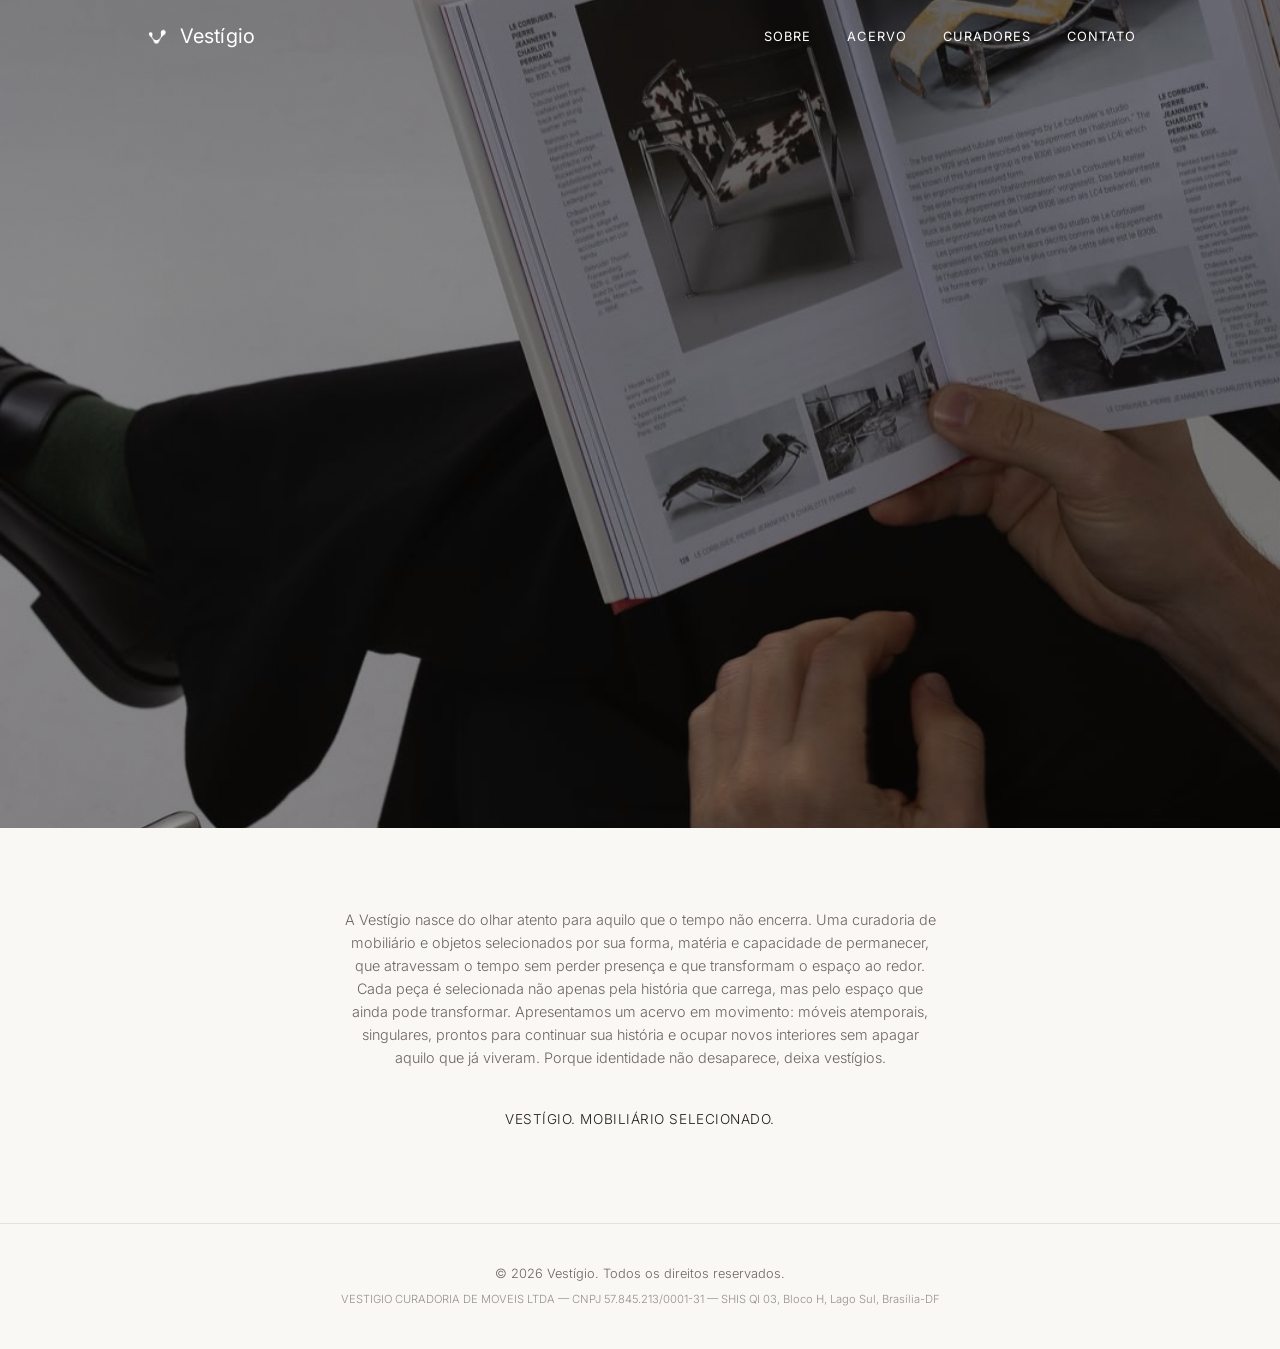
<file: index.html>
<!DOCTYPE html>
<html lang="pt-BR">
<head>
  <meta charset="UTF-8">
  <meta name="viewport" content="width=device-width, initial-scale=1.0">
  <title>Vestígio</title>
  <meta name="description" content="Vestígio — curadoria de mobiliário e objetos selecionados que atravessam o tempo. Porque identidade não desaparece, deixa vestígios.">
  <link rel="icon" href="logo.png" type="image/png">
  <link rel="preconnect" href="https://fonts.googleapis.com">
  <link rel="preconnect" href="https://fonts.gstatic.com" crossorigin>
  <link href="https://fonts.googleapis.com/css2?family=Inter:wght@300;400;500&display=swap" rel="stylesheet">
  <link rel="stylesheet" href="style.css">
</head>
<body>
  <header class="site-header site-header--overlay">
    <div class="container header-inner">
      <a href="index.html" class="logo">
        <img src="logo.png" alt="" class="logo-mark">
        Vestígio
      </a>
      <button class="menu-toggle" type="button" aria-label="Abrir menu" aria-expanded="false">
        <span></span><span></span><span></span>
      </button>
      <nav>
        <a href="index.html#sobre">Sobre</a>
        <a href="acervo.html">Acervo</a>
        <a href="curadores.html">Curadores</a>
        <a href="contato.html">Contato</a>
      </nav>
    </div>
  </header>

  <main>
    <section class="hero">
      <img class="hero-media" src="hero.jpg" alt="Vestígio">
      <div class="hero-overlay"></div>
    </section>

    <section id="sobre" class="section manifesto">
      <div class="container reveal">
        <p>
          A Vestígio nasce do olhar atento para aquilo que o tempo não encerra.
          Uma curadoria de mobiliário e objetos selecionados por sua forma,
          matéria e capacidade de permanecer, que atravessam o tempo sem
          perder presença e que transformam o espaço ao redor. Cada peça é
          selecionada não apenas pela história que carrega, mas pelo espaço
          que ainda pode transformar. Apresentamos um acervo em movimento:
          móveis atemporais, singulares, prontos para continuar sua história
          e ocupar novos interiores sem apagar aquilo que já viveram. Porque
          identidade não desaparece, deixa vestígios.
        </p>

        <p class="manifesto-signature">Vestígio. Mobiliário selecionado.</p>
      </div>
    </section>
  </main>

  <footer class="site-footer">
    <div class="container">
      <p>&copy; <span id="year"></span> Vestígio. Todos os direitos reservados.</p>
      <p class="site-footer-legal">VESTIGIO CURADORIA DE MOVEIS LTDA &mdash; CNPJ 57.845.213/0001-31 &mdash; SHIS QI 03, Bloco H, Lago Sul, Brasília-DF</p>
    </div>
  </footer>

  <script src="script.js"></script>
</body>
</html>
</file>
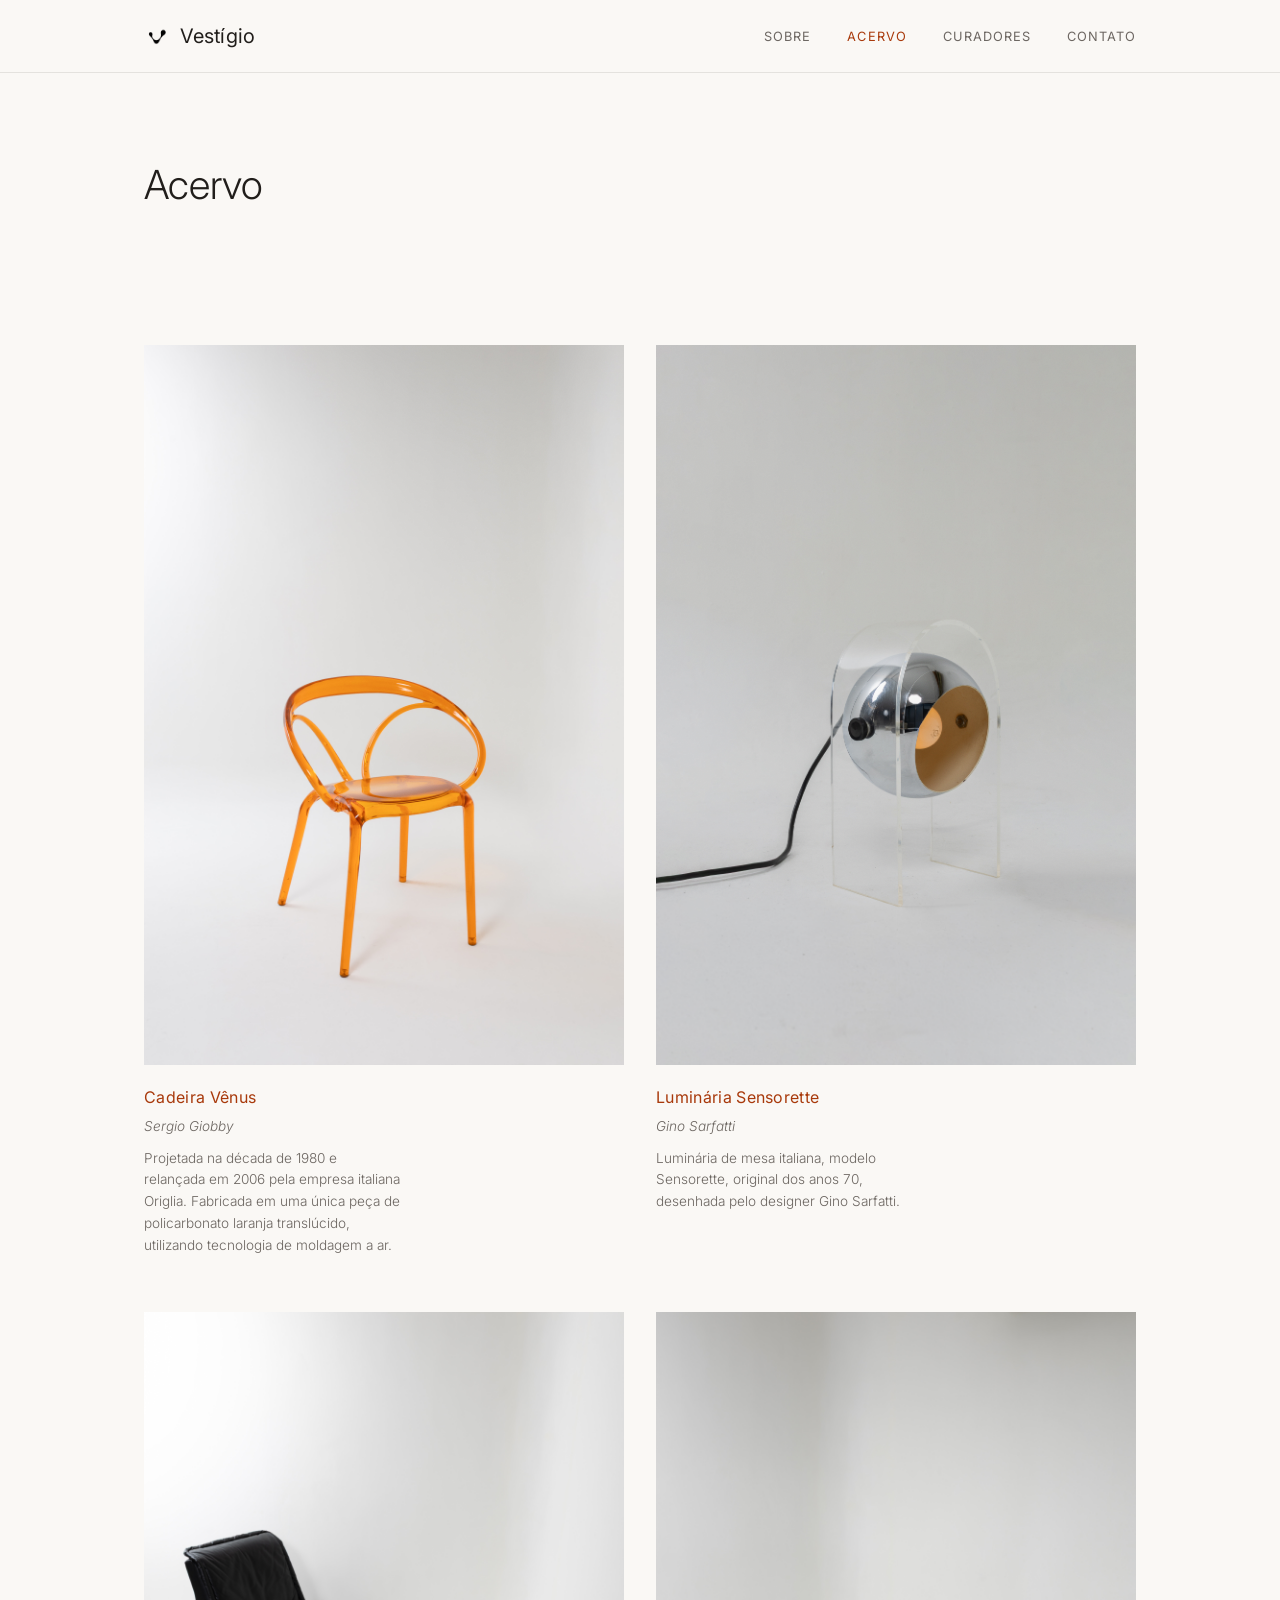
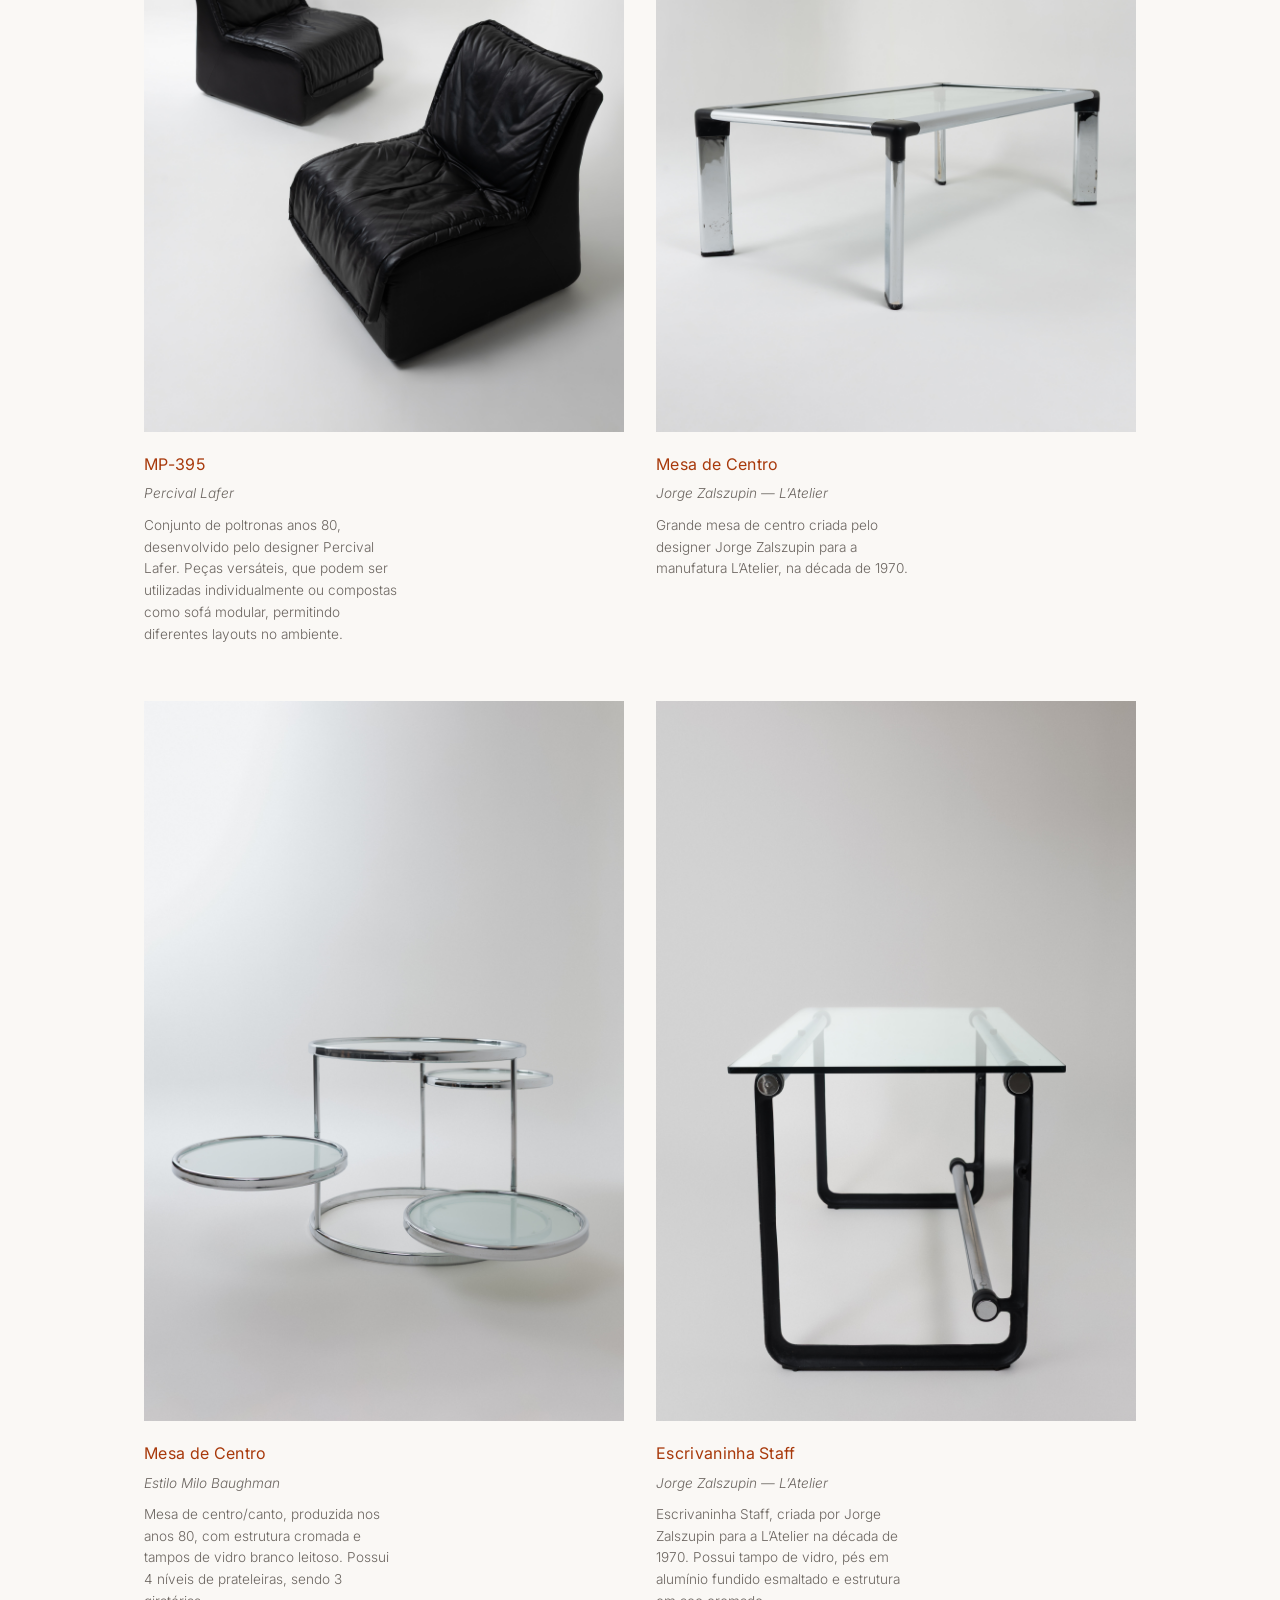
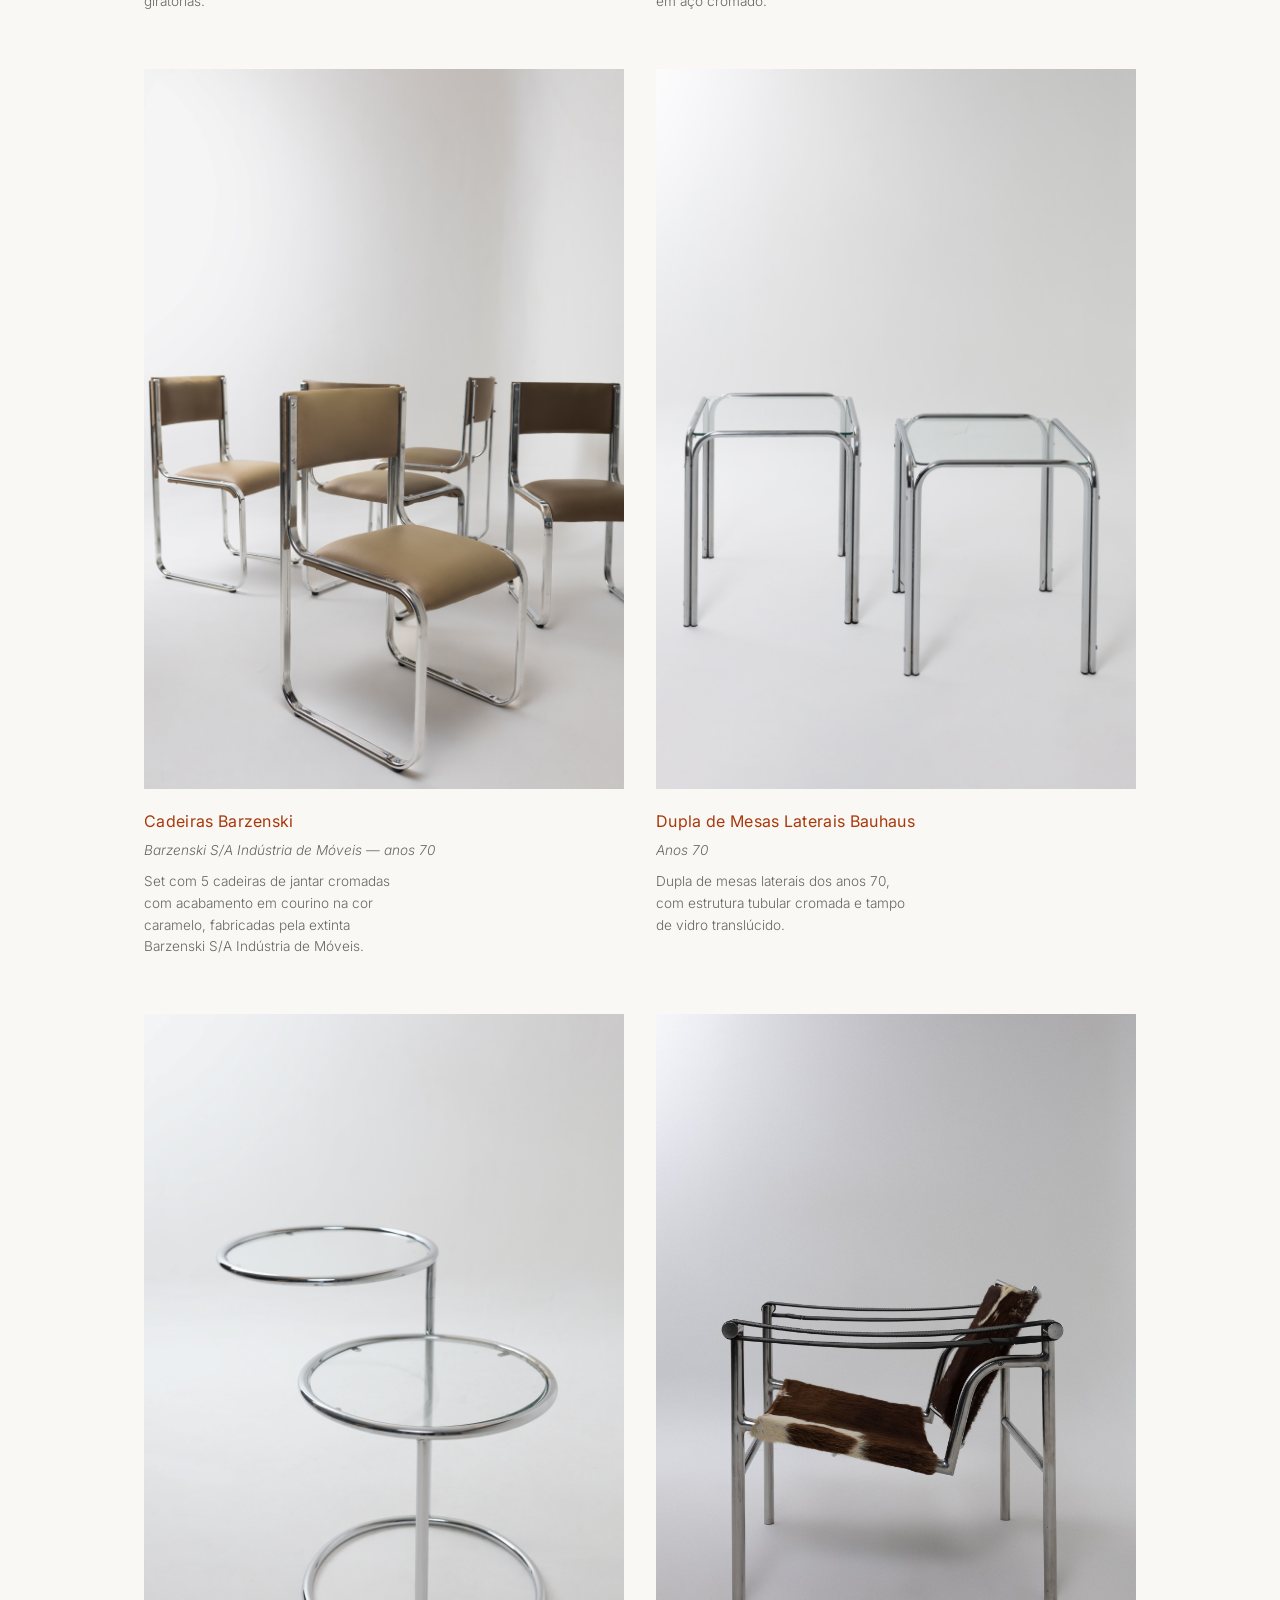
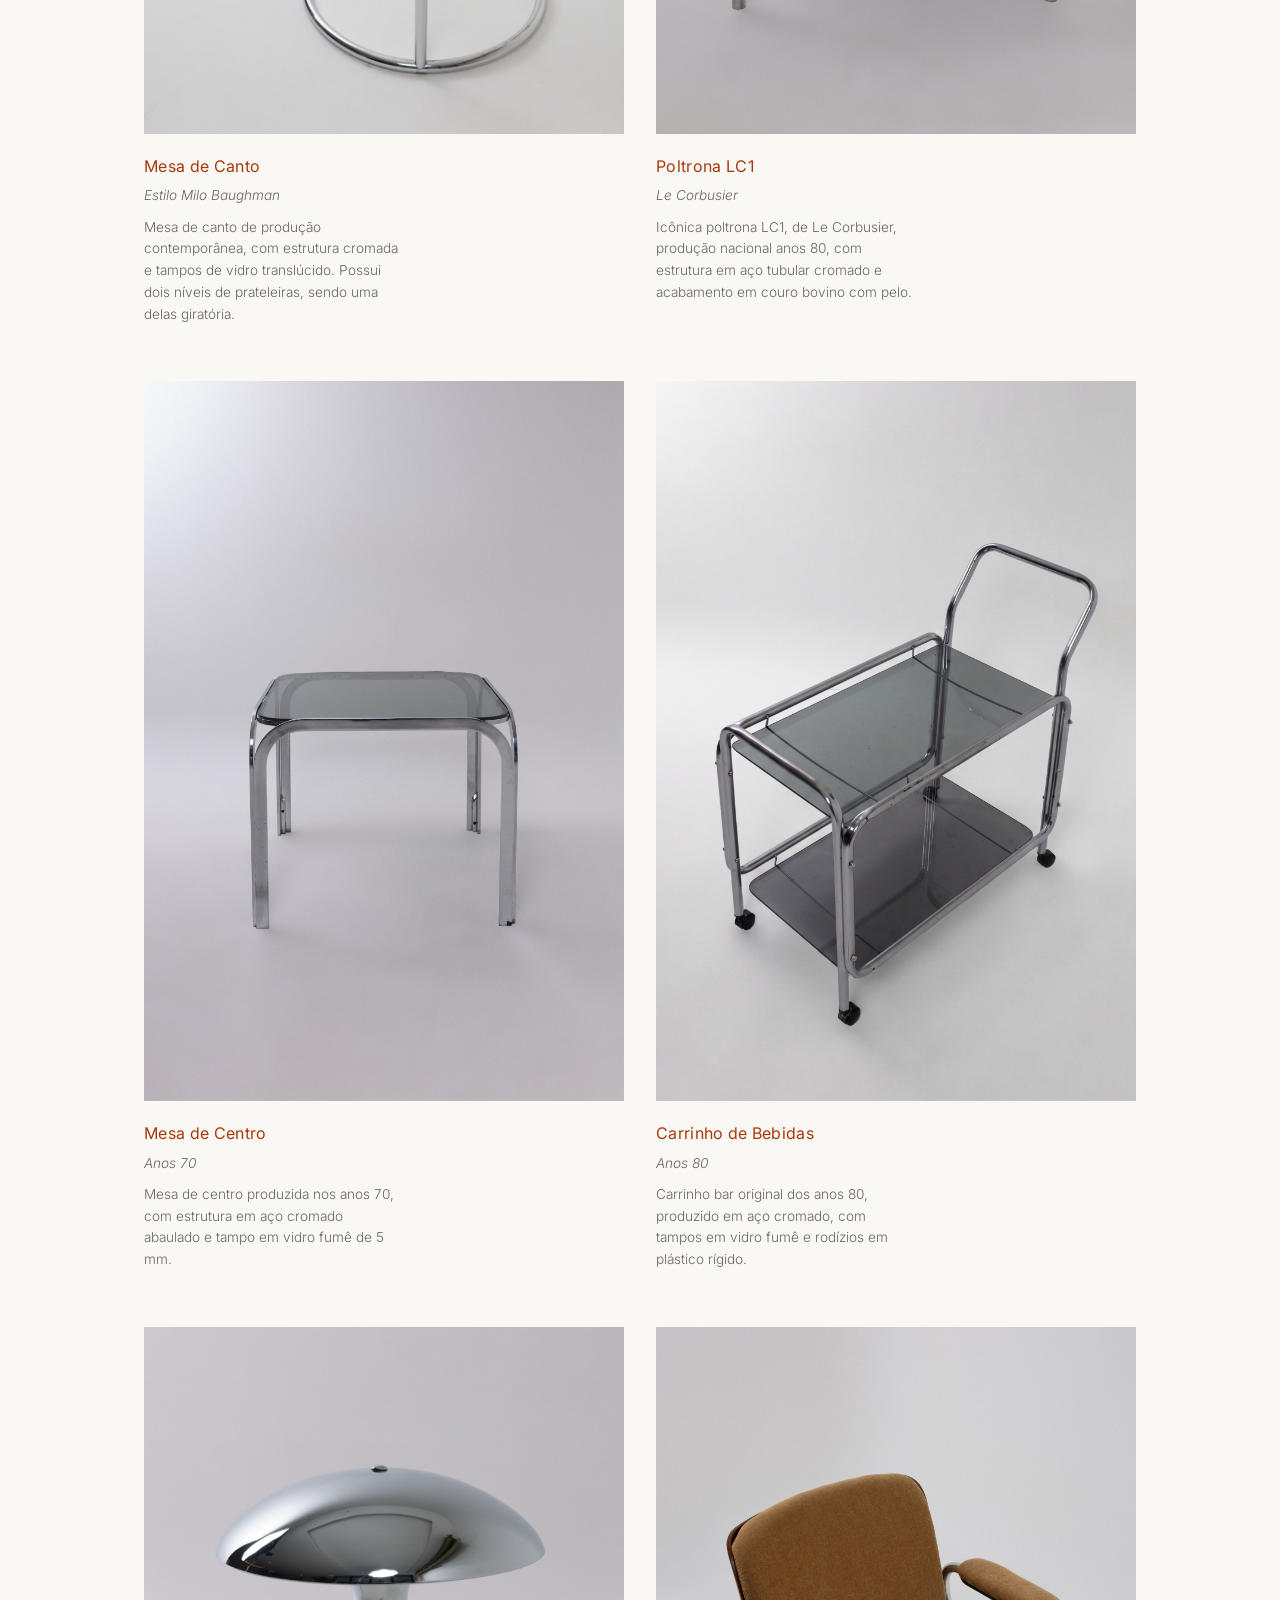
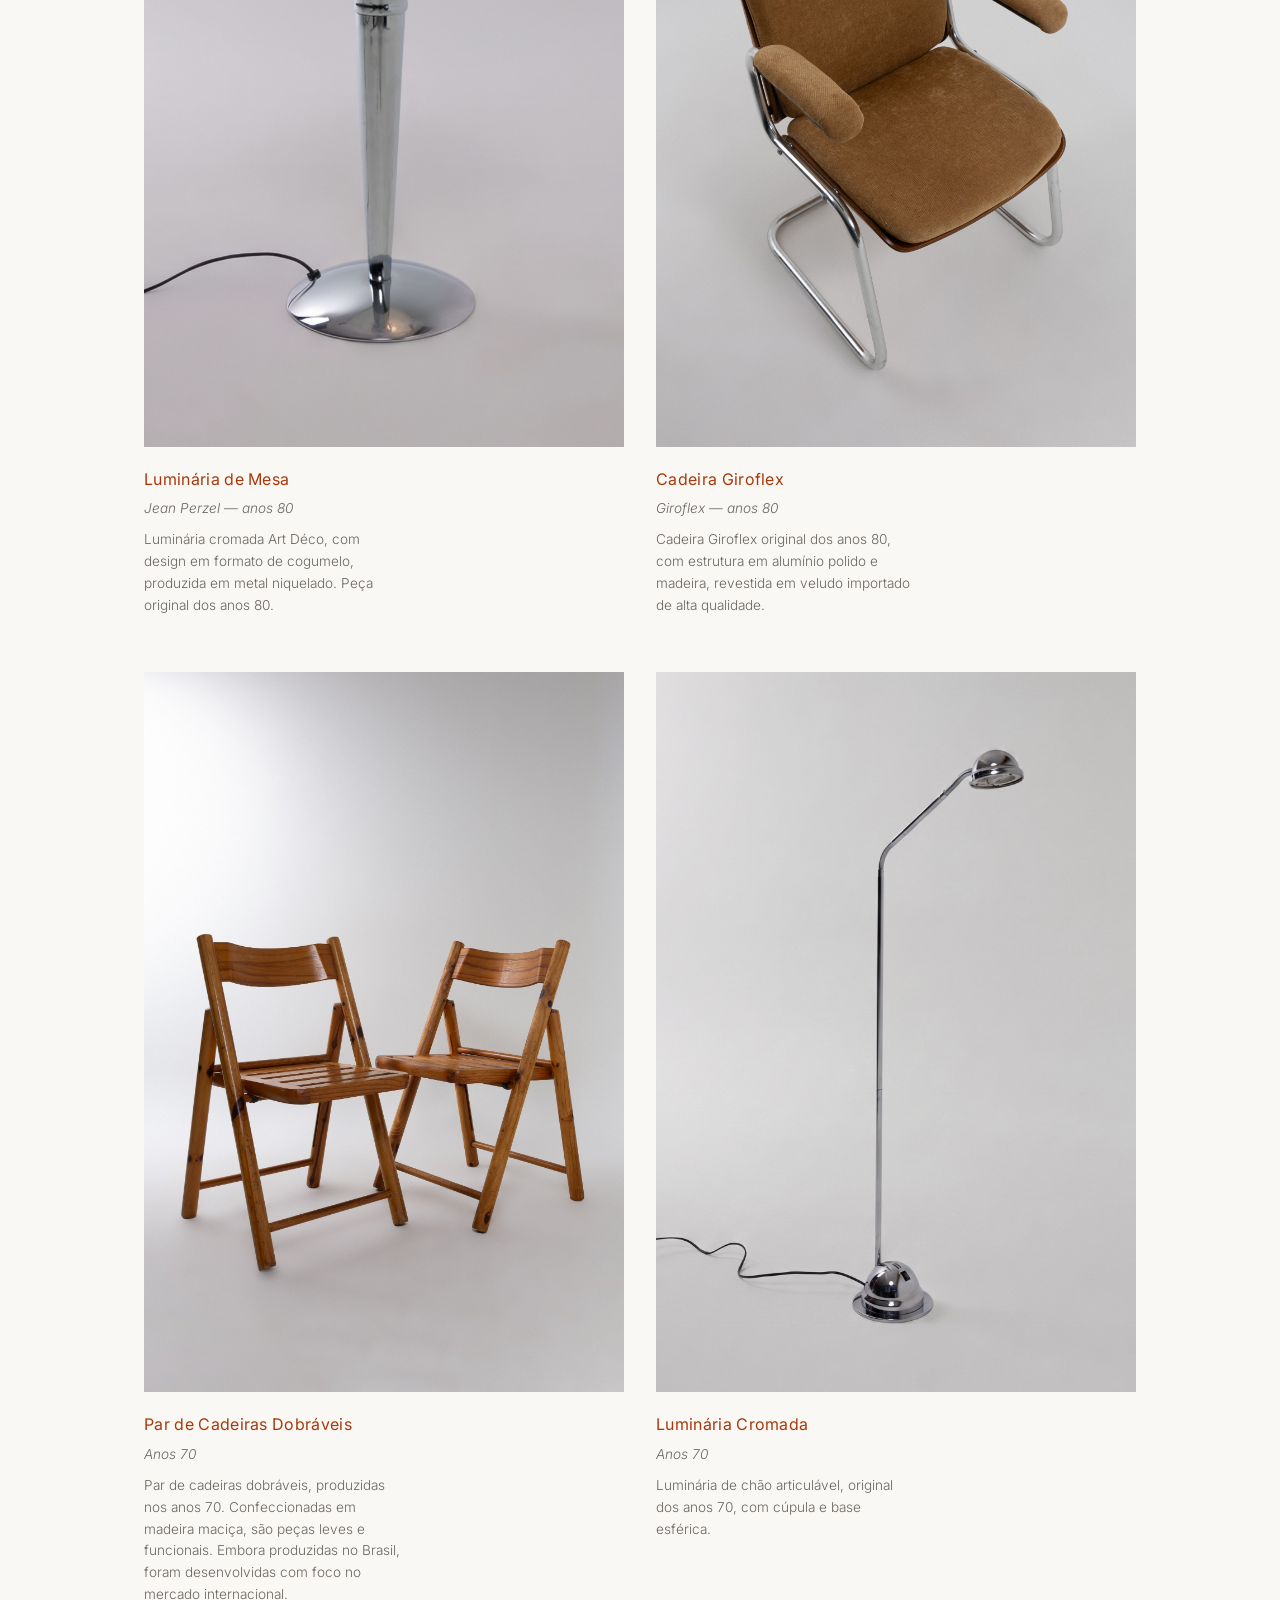
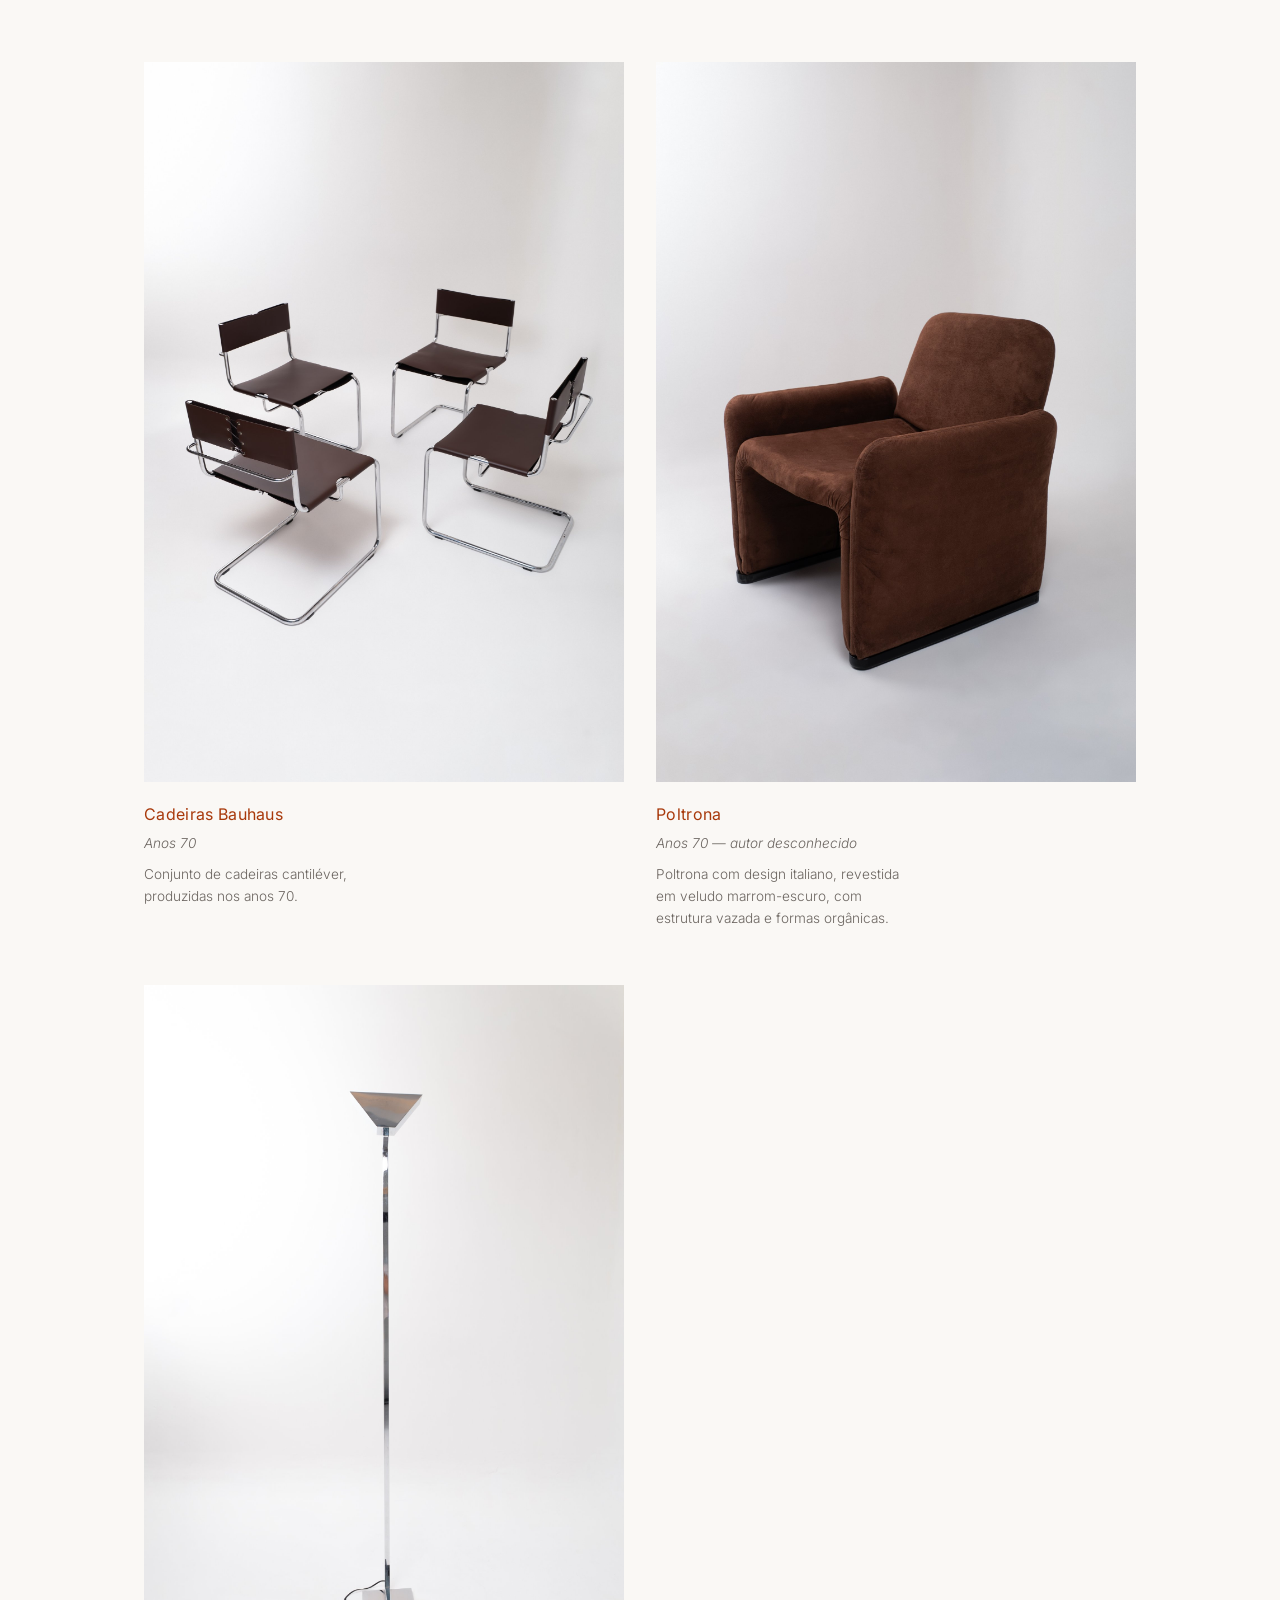
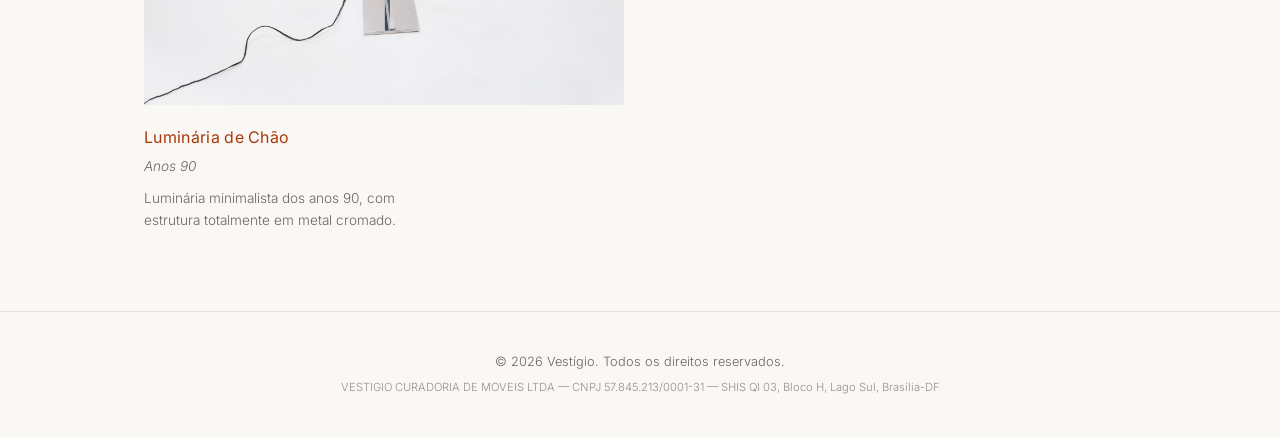
<file: acervo.html>
<!DOCTYPE html>
<html lang="pt-BR">
<head>
  <meta charset="UTF-8">
  <meta name="viewport" content="width=device-width, initial-scale=1.0">
  <title>Acervo — Vestígio</title>
  <meta name="description" content="O acervo da Vestígio — mobiliário selecionado, com a história de cada peça.">
  <link rel="icon" href="logo.png" type="image/png">
  <link rel="preconnect" href="https://fonts.googleapis.com">
  <link rel="preconnect" href="https://fonts.gstatic.com" crossorigin>
  <link href="https://fonts.googleapis.com/css2?family=Inter:wght@300;400;500&display=swap" rel="stylesheet">
  <link rel="stylesheet" href="style.css">
</head>
<body>
  <header class="site-header">
    <div class="container header-inner">
      <a href="index.html" class="logo">
        <img src="logo.png" alt="" class="logo-mark">
        Vestígio
      </a>
      <button class="menu-toggle" type="button" aria-label="Abrir menu" aria-expanded="false">
        <span></span><span></span><span></span>
      </button>
      <nav>
        <a href="index.html#sobre">Sobre</a>
        <a href="acervo.html" class="active">Acervo</a>
        <a href="curadores.html">Curadores</a>
        <a href="contato.html">Contato</a>
      </nav>
    </div>
  </header>

  <main>
    <section class="section page-header">
      <div class="container reveal">
        <h1>Acervo</h1>
      </div>
    </section>

    <section class="section">
      <div class="container">
        <div id="acervo-list" class="piece-grid"></div>
      </div>
    </section>
  </main>

  <footer class="site-footer">
    <div class="container">
      <p>&copy; <span id="year"></span> Vestígio. Todos os direitos reservados.</p>
      <p class="site-footer-legal">VESTIGIO CURADORIA DE MOVEIS LTDA &mdash; CNPJ 57.845.213/0001-31 &mdash; SHIS QI 03, Bloco H, Lago Sul, Brasília-DF</p>
    </div>
  </footer>

  <script src="pieces.js"></script>
  <script src="script.js"></script>
</body>
</html>
</file>
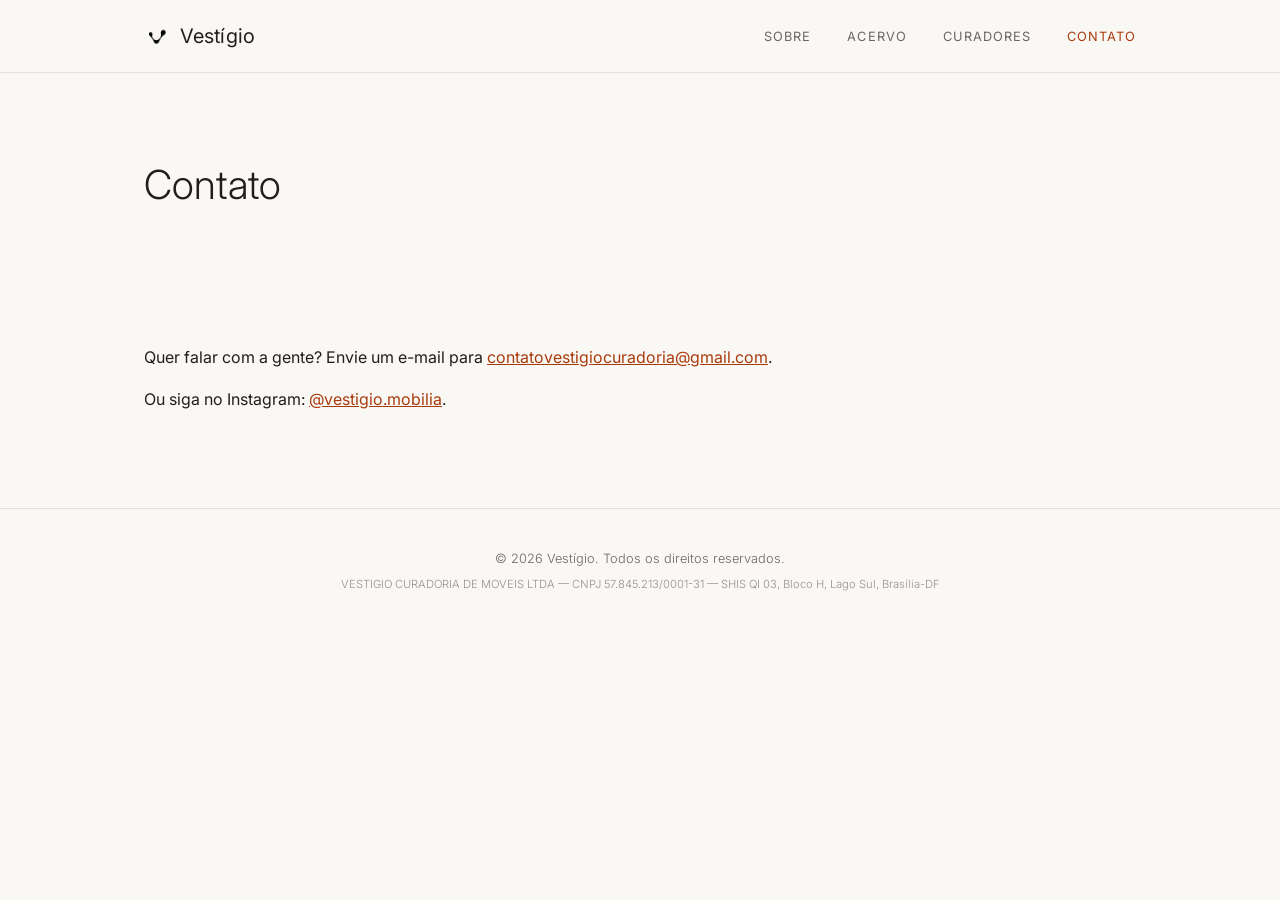
<file: contato.html>
<!DOCTYPE html>
<html lang="pt-BR">
<head>
  <meta charset="UTF-8">
  <meta name="viewport" content="width=device-width, initial-scale=1.0">
  <title>Contato — Vestígio</title>
  <meta name="description" content="Fale com a Vestígio por e-mail ou Instagram.">
  <link rel="icon" href="logo.png" type="image/png">
  <link rel="preconnect" href="https://fonts.googleapis.com">
  <link rel="preconnect" href="https://fonts.gstatic.com" crossorigin>
  <link href="https://fonts.googleapis.com/css2?family=Inter:wght@300;400;500&display=swap" rel="stylesheet">
  <link rel="stylesheet" href="style.css">
</head>
<body>
  <header class="site-header">
    <div class="container header-inner">
      <a href="index.html" class="logo">
        <img src="logo.png" alt="" class="logo-mark">
        Vestígio
      </a>
      <button class="menu-toggle" type="button" aria-label="Abrir menu" aria-expanded="false">
        <span></span><span></span><span></span>
      </button>
      <nav>
        <a href="index.html#sobre">Sobre</a>
        <a href="acervo.html">Acervo</a>
        <a href="curadores.html">Curadores</a>
        <a href="contato.html" class="active">Contato</a>
      </nav>
    </div>
  </header>

  <main>
    <section class="section page-header">
      <div class="container reveal">
        <h1>Contato</h1>
      </div>
    </section>

    <section class="section">
      <div class="container reveal">
        <p>Quer falar com a gente? Envie um e-mail para <a href="mailto:contatovestigiocuradoria@gmail.com">contatovestigiocuradoria@gmail.com</a>.</p>
        <p>Ou siga no Instagram: <a href="https://www.instagram.com/vestigio.mobilia/" target="_blank" rel="noopener">@vestigio.mobilia</a>.</p>
      </div>
    </section>
  </main>

  <footer class="site-footer">
    <div class="container">
      <p>&copy; <span id="year"></span> Vestígio. Todos os direitos reservados.</p>
      <p class="site-footer-legal">VESTIGIO CURADORIA DE MOVEIS LTDA &mdash; CNPJ 57.845.213/0001-31 &mdash; SHIS QI 03, Bloco H, Lago Sul, Brasília-DF</p>
    </div>
  </footer>

  <script src="script.js"></script>
</body>
</html>
</file>
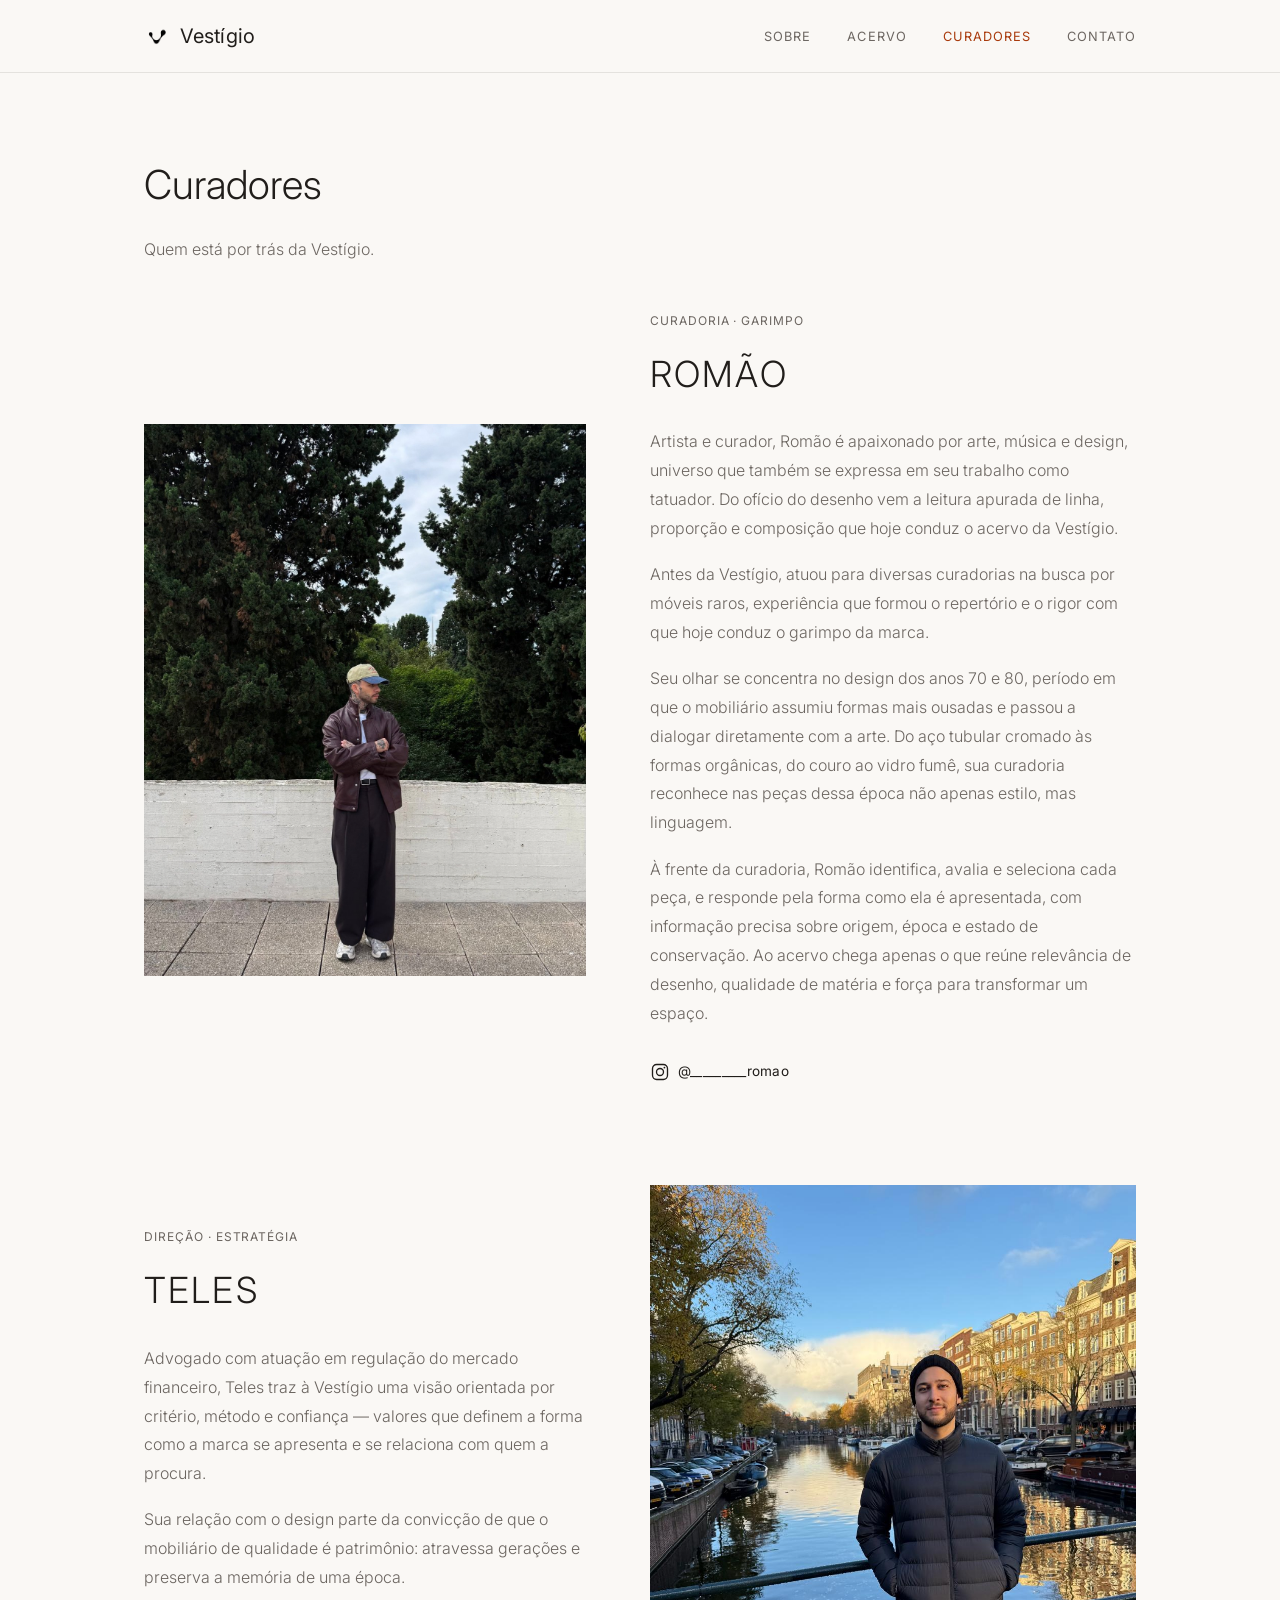
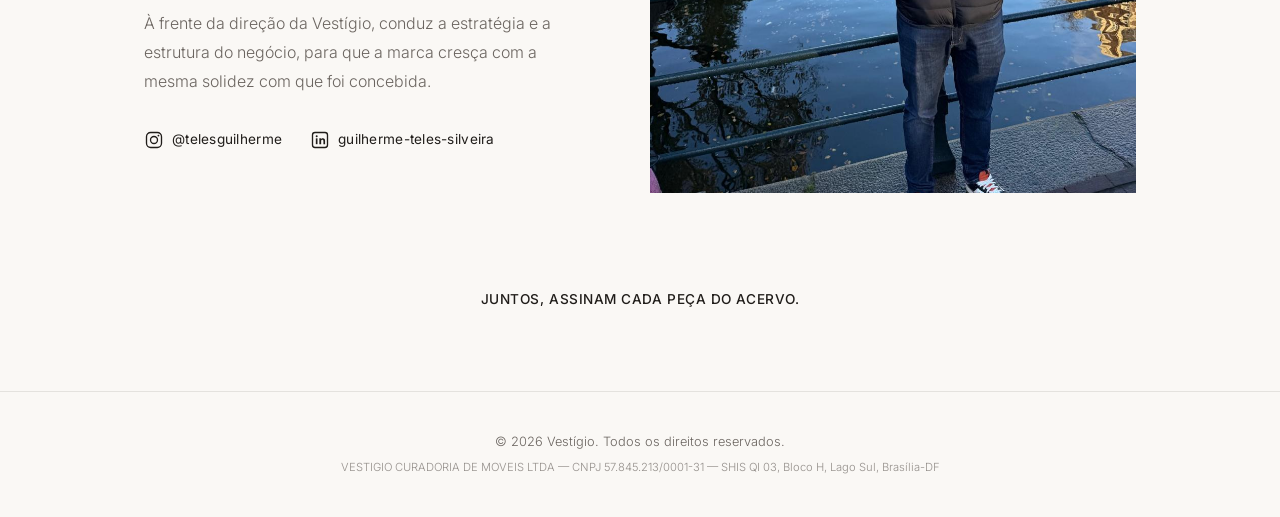
<file: curadores.html>
<!DOCTYPE html>
<html lang="pt-BR">
<head>
  <meta charset="UTF-8">
  <meta name="viewport" content="width=device-width, initial-scale=1.0">
  <title>Curadores — Vestígio</title>
  <meta name="description" content="Quem está por trás da Vestígio: Romão, à frente da curadoria e do garimpo, e Teles, à frente da direção e da estratégia.">
  <link rel="icon" href="logo.png" type="image/png">
  <link rel="preconnect" href="https://fonts.googleapis.com">
  <link rel="preconnect" href="https://fonts.gstatic.com" crossorigin>
  <link href="https://fonts.googleapis.com/css2?family=Inter:wght@300;400;500&display=swap" rel="stylesheet">
  <link rel="stylesheet" href="style.css">
</head>
<body>
  <header class="site-header">
    <div class="container header-inner">
      <a href="index.html" class="logo">
        <img src="logo.png" alt="" class="logo-mark">
        Vestígio
      </a>
      <button class="menu-toggle" type="button" aria-label="Abrir menu" aria-expanded="false">
        <span></span><span></span><span></span>
      </button>
      <nav>
        <a href="index.html#sobre">Sobre</a>
        <a href="acervo.html">Acervo</a>
        <a href="curadores.html" class="active">Curadores</a>
        <a href="contato.html">Contato</a>
      </nav>
    </div>
  </header>

  <main>
    <section class="section page-header">
      <div class="container reveal">
        <h1>Curadores</h1>
        <p class="curators-intro">Quem está por trás da Vestígio.</p>
      </div>
    </section>

    <section class="section curators">
      <div class="container">
        <article class="curator reveal">
          <div class="curator-image">
            <img src="curadores/romao.jpg" alt="Romão, curador da Vestígio" class="curator-photo curator-photo--romao">
          </div>
          <div class="curator-info">
            <p class="curator-role">Curadoria &middot; Garimpo</p>
            <h2><a class="curator-name-link" href="https://www.instagram.com/_________romao/" target="_blank" rel="noopener">Romão</a></h2>
            <p>
              Artista e curador, Romão é apaixonado por arte, música e design,
              universo que também se expressa em seu trabalho como tatuador. Do
              ofício do desenho vem a leitura apurada de linha, proporção e
              composição que hoje conduz o acervo da Vestígio.
            </p>
            <p>
              Antes da Vestígio, atuou para diversas curadorias na busca por móveis
              raros, experiência que formou o repertório e o rigor com que hoje
              conduz o garimpo da marca.
            </p>
            <p>
              Seu olhar se concentra no design dos anos 70 e 80, período em que o
              mobiliário assumiu formas mais ousadas e passou a dialogar
              diretamente com a arte. Do aço tubular cromado às formas orgânicas,
              do couro ao vidro fumê, sua curadoria reconhece nas peças dessa época
              não apenas estilo, mas linguagem.
            </p>
            <p>
              À frente da curadoria, Romão identifica, avalia e seleciona cada peça,
              e responde pela forma como ela é apresentada, com informação precisa
              sobre origem, época e estado de conservação. Ao acervo chega apenas o
              que reúne relevância de desenho, qualidade de matéria e força para
              transformar um espaço.
            </p>
            <a class="curator-link" href="https://www.instagram.com/_________romao/" target="_blank" rel="noopener" aria-label="Instagram de Romão"><svg class="curator-link-icon" viewBox="0 0 24 24" aria-hidden="true"><rect x="3" y="3" width="18" height="18" rx="5" fill="none" stroke="currentColor" stroke-width="1.6"/><circle cx="12" cy="12" r="4.2" fill="none" stroke="currentColor" stroke-width="1.6"/><circle cx="17.3" cy="6.7" r="1.1" fill="currentColor"/></svg><span>@_________romao</span></a>
          </div>
        </article>

        <article class="curator curator--reverse reveal">
          <div class="curator-image">
            <img src="curadores/teles.jpg" alt="Teles, curador da Vestígio" class="curator-photo">
          </div>
          <div class="curator-info">
            <p class="curator-role">Direção &middot; Estratégia</p>
            <h2><a class="curator-name-link" href="https://www.instagram.com/telesguilherme/" target="_blank" rel="noopener">Teles</a></h2>
            <p>
              Advogado com atuação em regulação do mercado financeiro, Teles traz à
              Vestígio uma visão orientada por critério, método e confiança —
              valores que definem a forma como a marca se apresenta e se relaciona
              com quem a procura.
            </p>
            <p>
              Sua relação com o design parte da convicção de que o mobiliário de
              qualidade é patrimônio: atravessa gerações e preserva a memória de
              uma época.
            </p>
            <p>
              À frente da direção da Vestígio, conduz a estratégia e a estrutura do
              negócio, para que a marca cresça com a mesma solidez com que foi
              concebida.
            </p>
            <div class="curator-links">
              <a class="curator-link" href="https://www.instagram.com/telesguilherme/" target="_blank" rel="noopener" aria-label="Instagram de Teles"><svg class="curator-link-icon" viewBox="0 0 24 24" aria-hidden="true"><rect x="3" y="3" width="18" height="18" rx="5" fill="none" stroke="currentColor" stroke-width="1.6"/><circle cx="12" cy="12" r="4.2" fill="none" stroke="currentColor" stroke-width="1.6"/><circle cx="17.3" cy="6.7" r="1.1" fill="currentColor"/></svg><span>@telesguilherme</span></a>
              <a class="curator-link" href="https://www.linkedin.com/in/guilherme-teles-silveira/" target="_blank" rel="noopener" aria-label="LinkedIn de Teles"><svg class="curator-link-icon" viewBox="0 0 24 24" aria-hidden="true"><rect x="3" y="3" width="18" height="18" rx="3" fill="none" stroke="currentColor" stroke-width="1.6"/><rect x="7" y="10" width="2" height="7" fill="currentColor"/><circle cx="8" cy="7.4" r="1.2" fill="currentColor"/><path d="M11.2 10h1.9v1c.4-.7 1.3-1.2 2.4-1.2 1.9 0 2.6 1.2 2.6 3.1V17h-2v-3.7c0-.9-.3-1.6-1.2-1.6-.9 0-1.5.6-1.5 1.7V17h-2.2z" fill="currentColor"/></svg><span>guilherme-teles-silveira</span></a>
            </div>
          </div>
        </article>

        <p class="curators-signature reveal">Juntos, assinam cada peça do acervo.</p>
      </div>
    </section>
  </main>

  <footer class="site-footer">
    <div class="container">
      <p>&copy; <span id="year"></span> Vestígio. Todos os direitos reservados.</p>
      <p class="site-footer-legal">VESTIGIO CURADORIA DE MOVEIS LTDA &mdash; CNPJ 57.845.213/0001-31 &mdash; SHIS QI 03, Bloco H, Lago Sul, Brasília-DF</p>
    </div>
  </footer>

  <script src="script.js"></script>
</body>
</html>
</file>
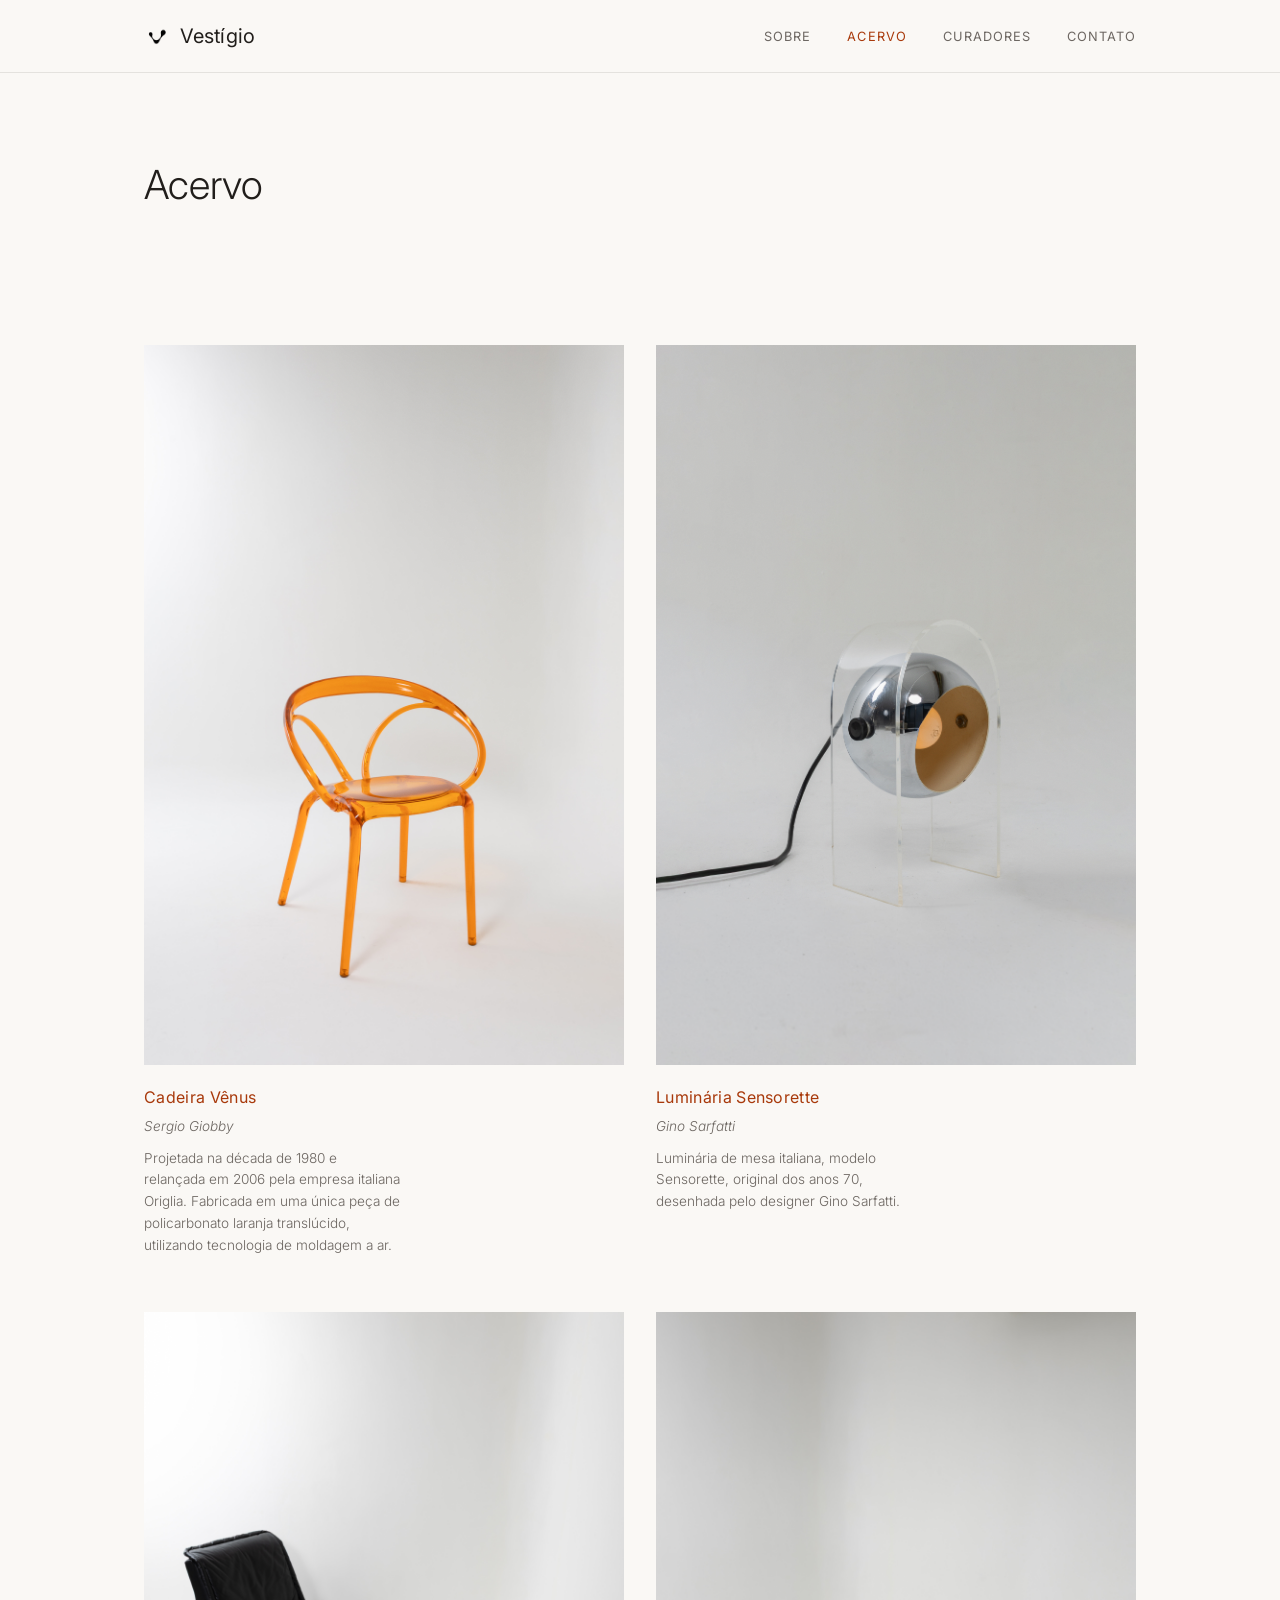
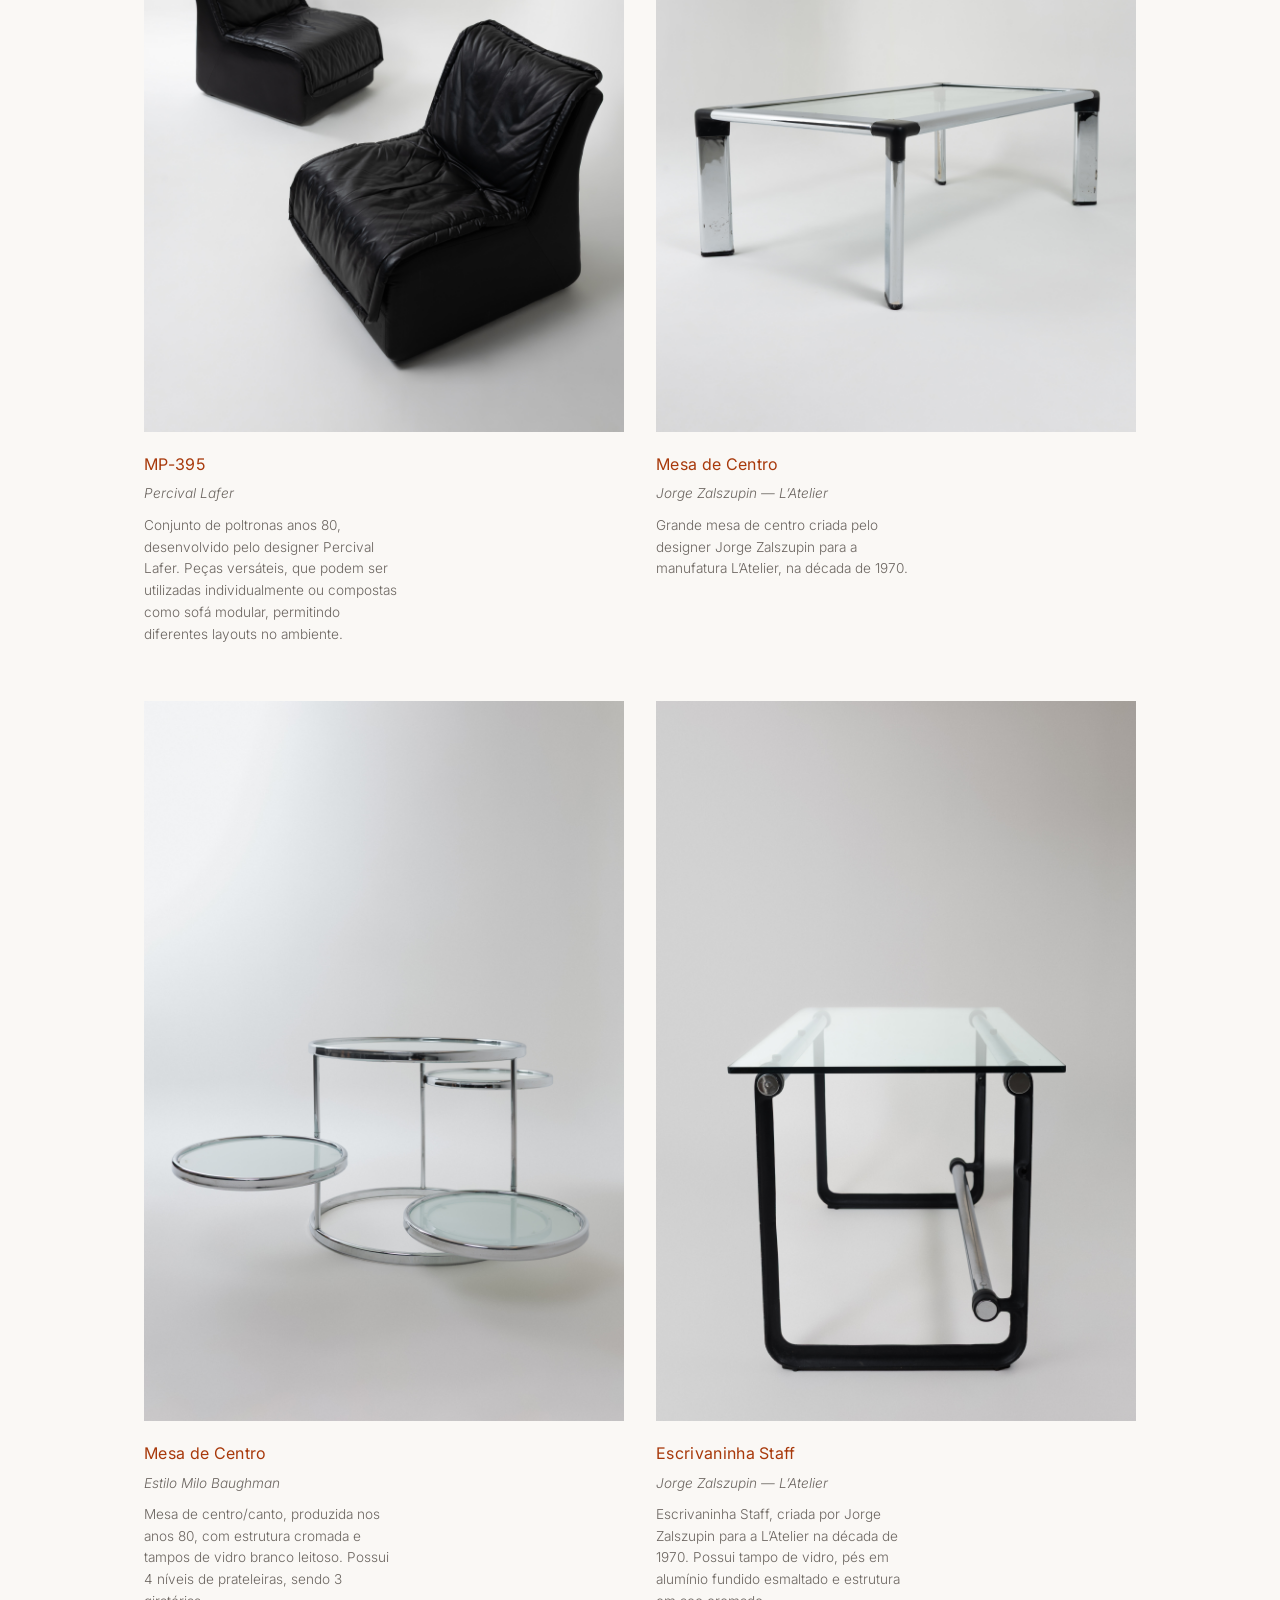
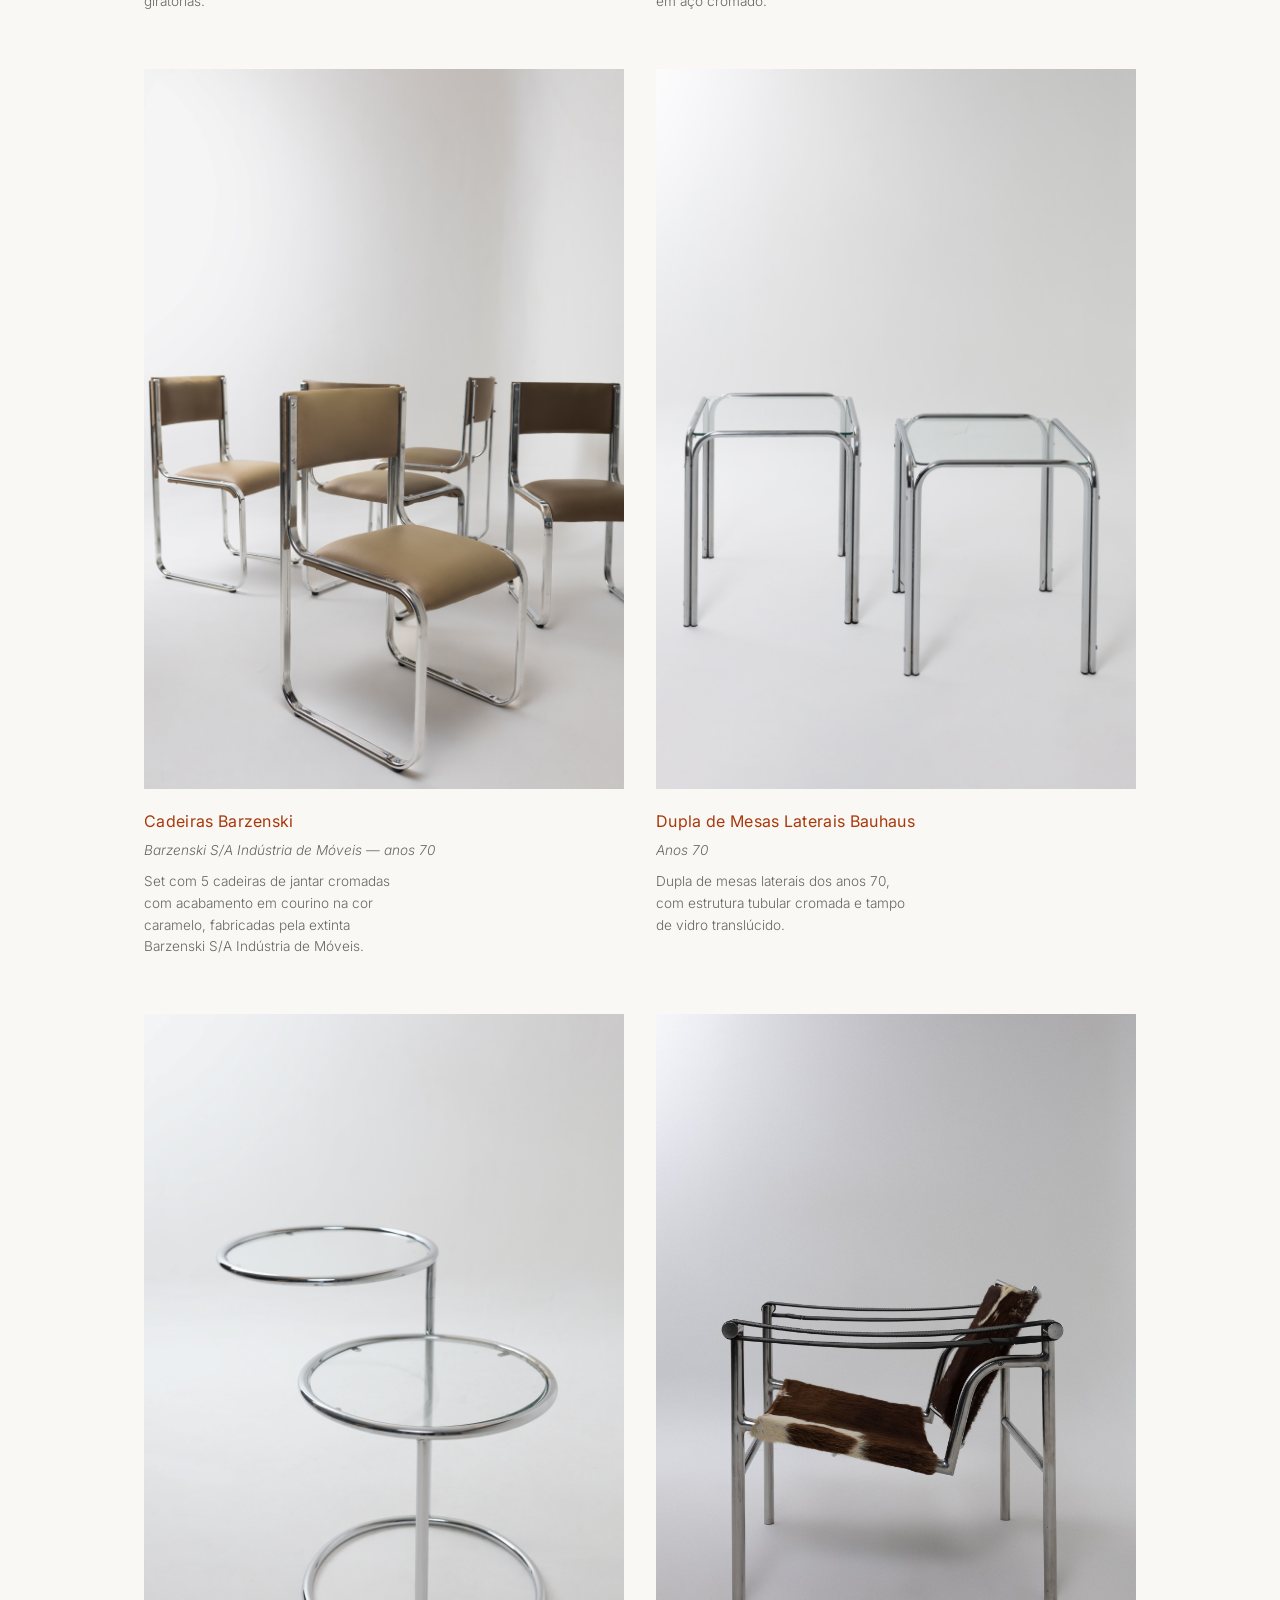
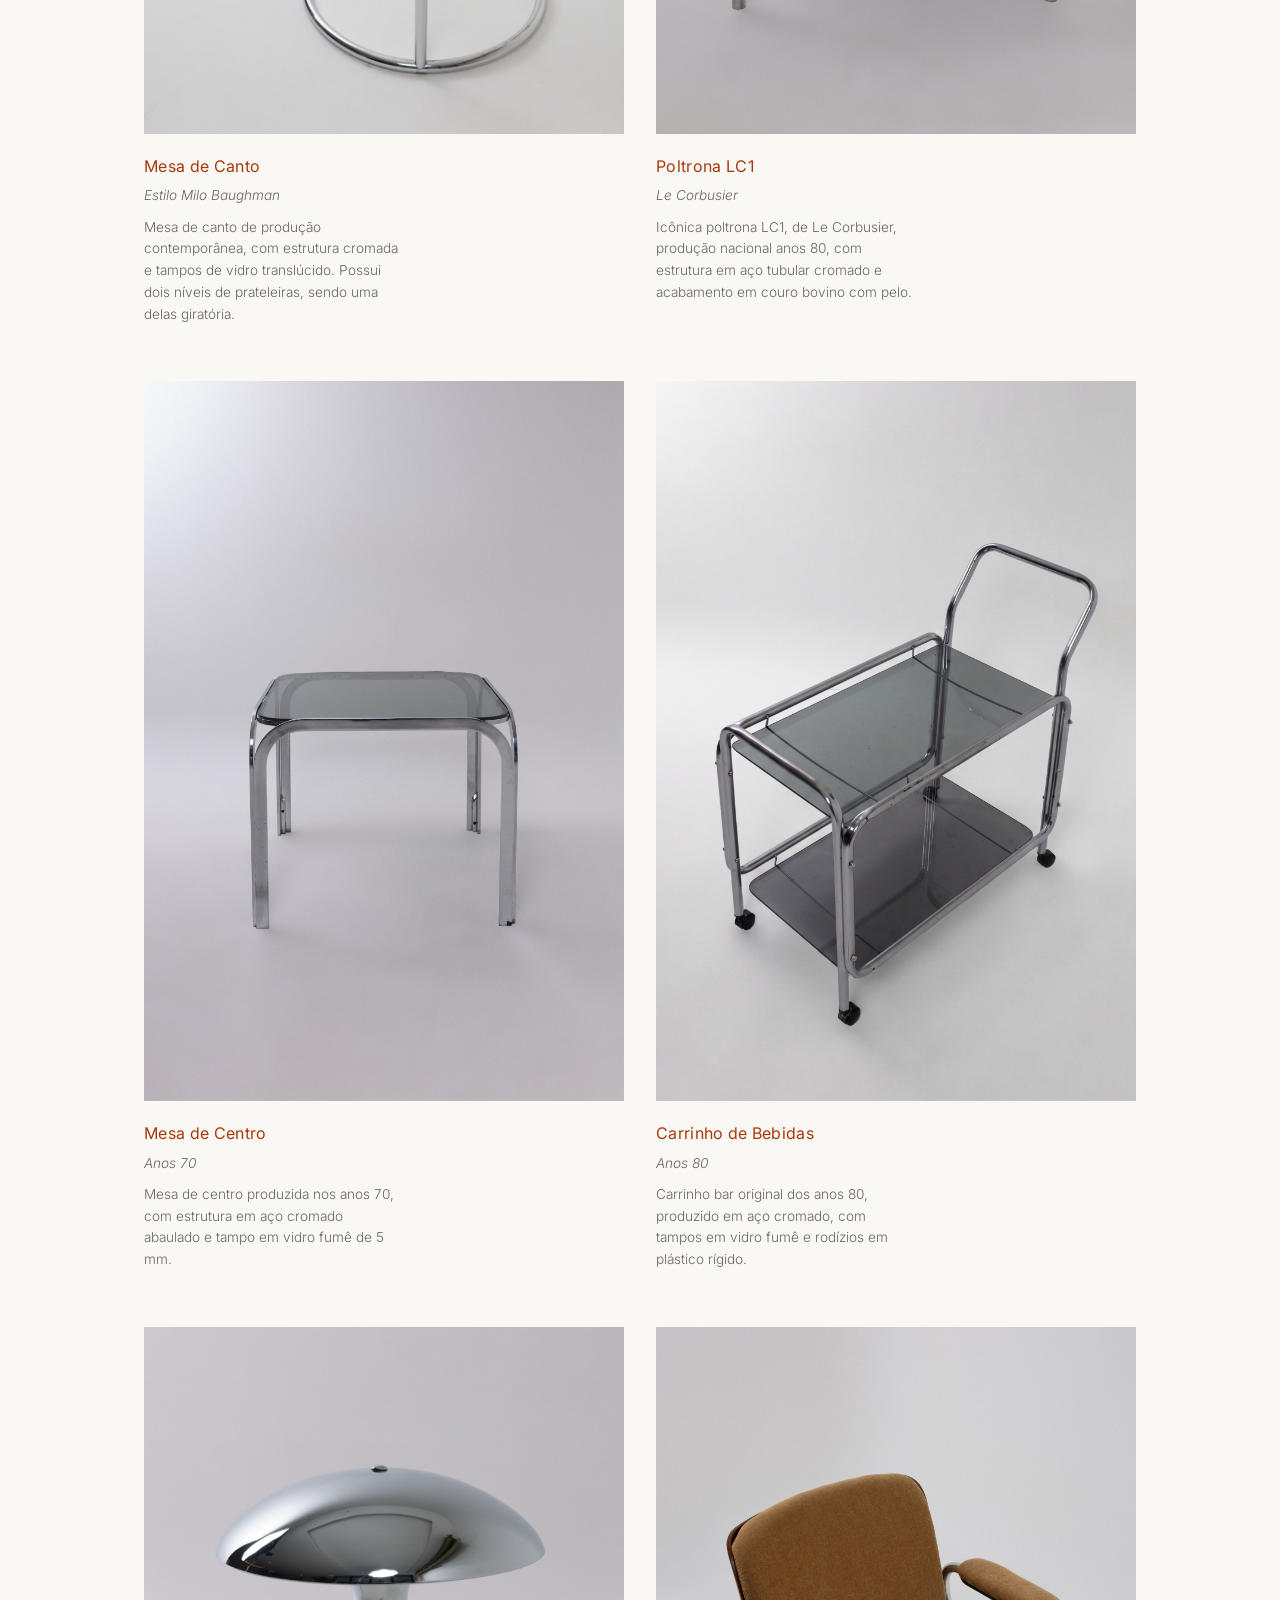
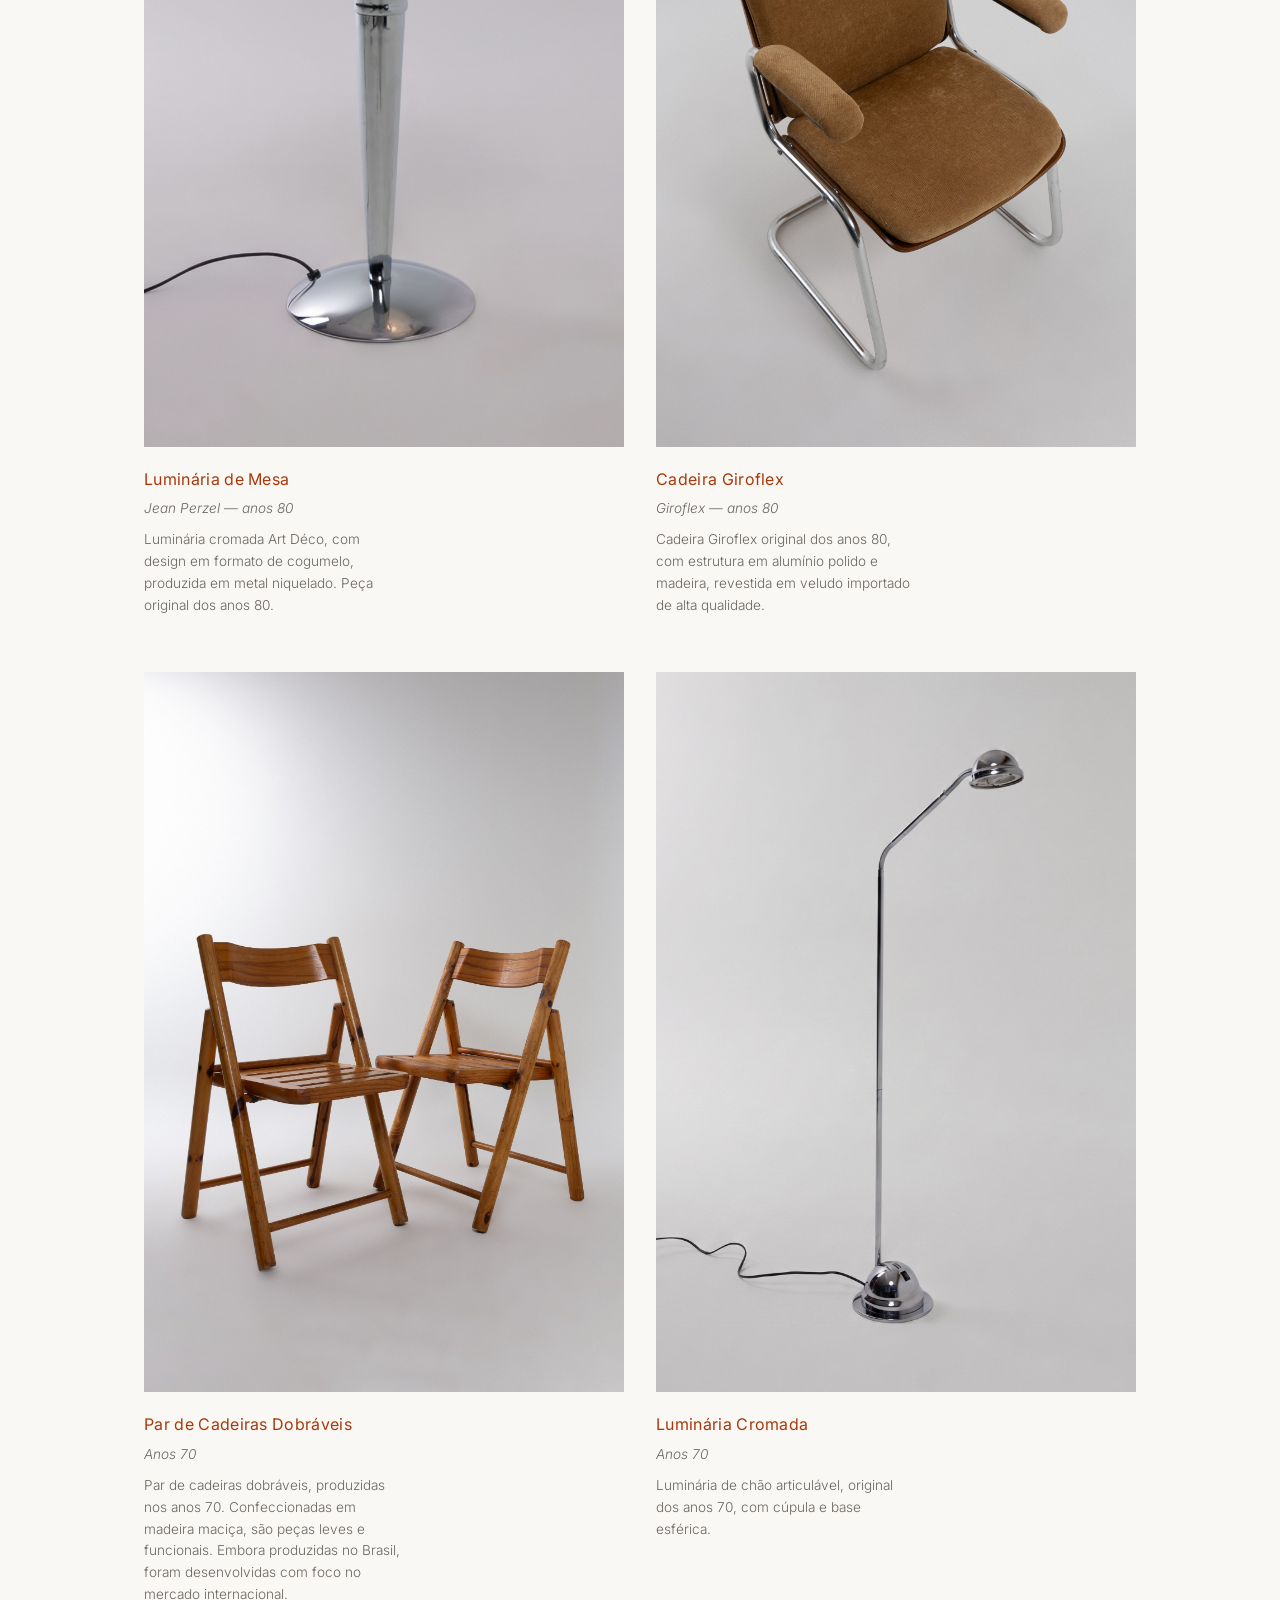
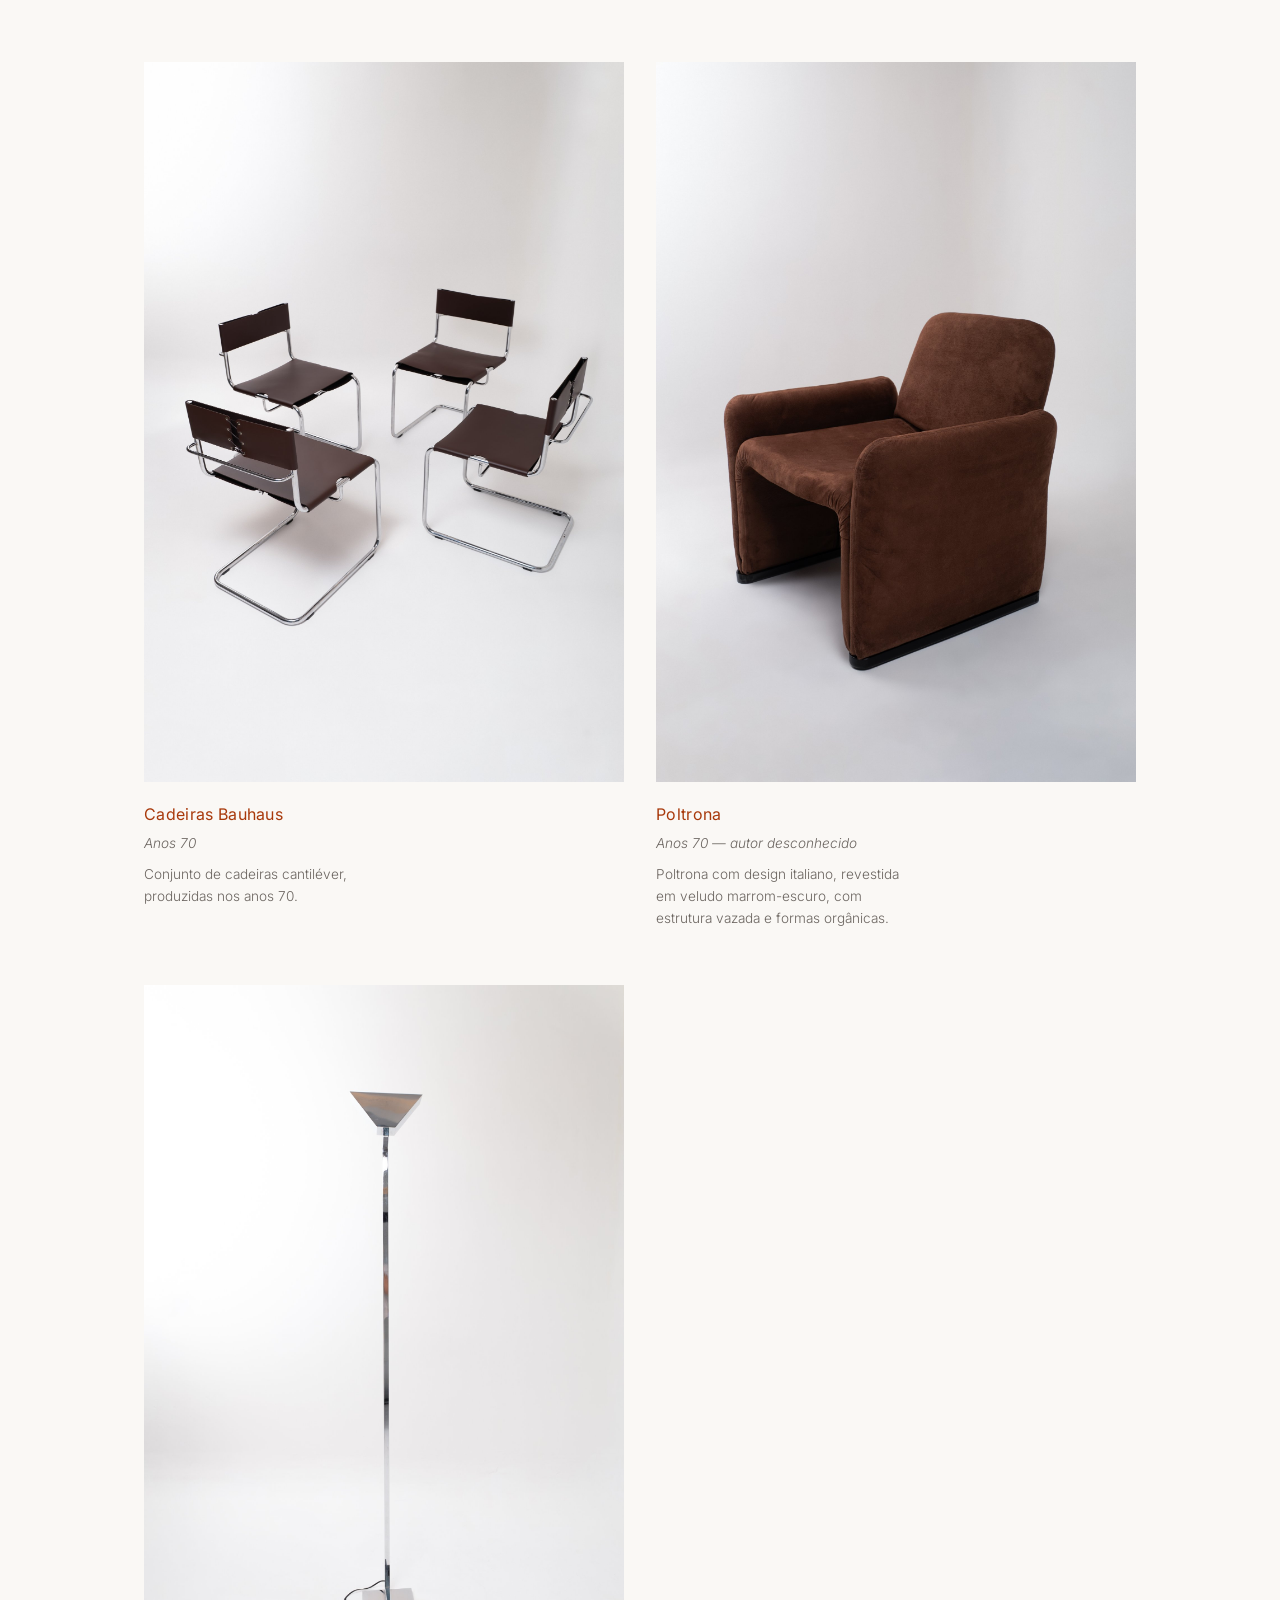
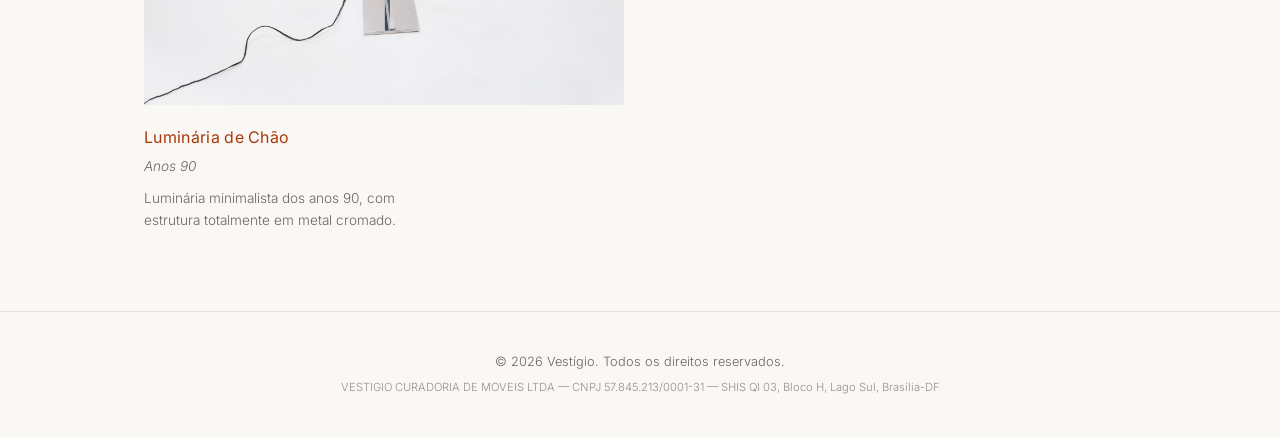
<file: drops.html>
<!DOCTYPE html>
<html lang="pt-BR">
<head>
  <meta charset="UTF-8">
  <title>Acervo — Vestígio</title>
  <meta name="robots" content="noindex">
  <link rel="canonical" href="https://vestigiomobilia.com.br/acervo.html">
  <meta http-equiv="refresh" content="0; url=acervo.html">
  <script>location.replace("acervo.html");</script>
</head>
<body>
  <p>A página Drops agora é o <a href="acervo.html">Acervo</a>.</p>
</body>
</html>
</file>
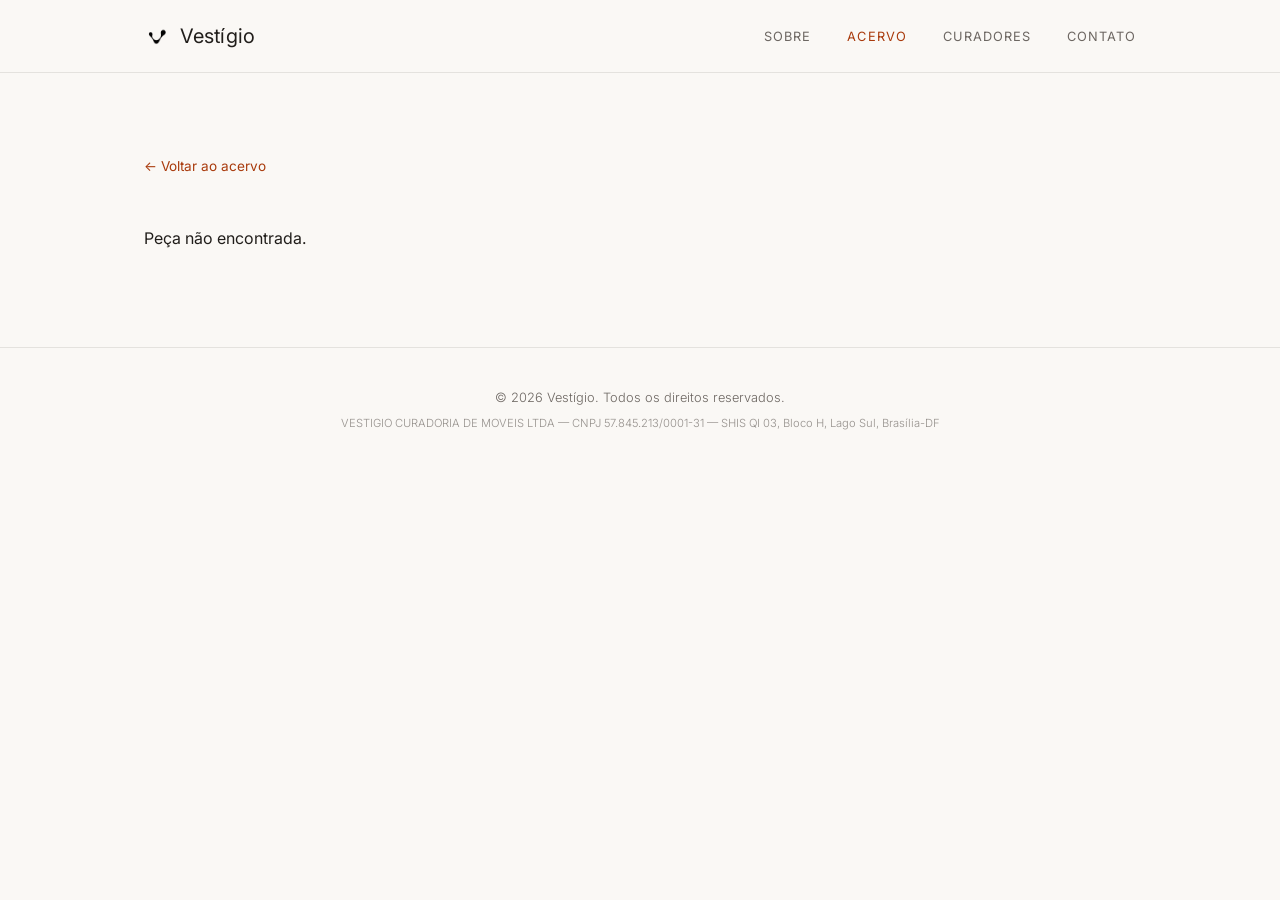
<file: peca.html>
<!DOCTYPE html>
<html lang="pt-BR">
<head>
  <meta charset="UTF-8">
  <meta name="viewport" content="width=device-width, initial-scale=1.0">
  <title>Peça — Vestígio</title>
  <meta name="description" content="Detalhes da peça — Vestígio, curadoria de mobiliário selecionado.">
  <link rel="icon" href="logo.png" type="image/png">
  <link rel="preconnect" href="https://fonts.googleapis.com">
  <link rel="preconnect" href="https://fonts.gstatic.com" crossorigin>
  <link href="https://fonts.googleapis.com/css2?family=Inter:wght@300;400;500&display=swap" rel="stylesheet">
  <link rel="stylesheet" href="style.css">
</head>
<body>
  <header class="site-header">
    <div class="container header-inner">
      <a href="index.html" class="logo">
        <img src="logo.png" alt="" class="logo-mark">
        Vestígio
      </a>
      <button class="menu-toggle" type="button" aria-label="Abrir menu" aria-expanded="false">
        <span></span><span></span><span></span>
      </button>
      <nav>
        <a href="index.html#sobre">Sobre</a>
        <a href="acervo.html" class="active">Acervo</a>
        <a href="curadores.html">Curadores</a>
        <a href="contato.html">Contato</a>
      </nav>
    </div>
  </header>

  <main>
    <section class="section piece-detail" id="piece-detail">
      <div class="container">
        <a href="acervo.html" class="piece-back">&larr; Voltar ao acervo</a>
        <p class="piece-detail-loading">Carregando…</p>
      </div>
    </section>
  </main>

  <footer class="site-footer">
    <div class="container">
      <p>&copy; <span id="year"></span> Vestígio. Todos os direitos reservados.</p>
      <p class="site-footer-legal">VESTIGIO CURADORIA DE MOVEIS LTDA &mdash; CNPJ 57.845.213/0001-31 &mdash; SHIS QI 03, Bloco H, Lago Sul, Brasília-DF</p>
    </div>
  </footer>

  <script src="pieces.js"></script>
  <script src="script.js"></script>
</body>
</html>
</file>
<file: style.css>
:root {
  --font-sans: "Inter", -apple-system, BlinkMacSystemFont, "Segoe UI", Roboto, sans-serif;
  --color-bg: #faf8f5;
  --color-bg-alt: #efebe4;
  --color-card: #ffffff;
  --color-text: #201d1a;
  --color-text-muted: #6b6560;
  --color-accent: #a8390b;
  --max-width: 1040px;
}

* {
  box-sizing: border-box;
}

body {
  margin: 0;
  font-family: var(--font-sans);
  font-weight: 400;
  color: var(--color-text);
  background: var(--color-bg);
  line-height: 1.6;
}

.container {
  max-width: var(--max-width);
  margin: 0 auto;
  padding: 0 1.5rem;
}

.site-header {
  border-bottom: 1px solid rgba(32, 29, 26, 0.1);
  position: sticky;
  top: 0;
  background: var(--color-bg);
  z-index: 10;
  transition: background-color 0.4s ease, border-color 0.4s ease;
}

.site-header--overlay {
  position: fixed;
  top: 0;
  left: 0;
  right: 0;
  background: transparent;
  border-bottom-color: transparent;
}

.site-header--overlay .logo,
.site-header--overlay nav a {
  color: #fff;
}

.site-header--overlay .logo-mark {
  filter: invert(1) brightness(2);
}

.site-header--overlay nav a.active,
.site-header--overlay nav a:hover {
  color: rgba(255, 255, 255, 0.7);
}

.site-header--overlay.scrolled {
  background: var(--color-bg);
  border-bottom-color: rgba(32, 29, 26, 0.1);
}

.site-header--overlay.scrolled .logo,
.site-header--overlay.scrolled nav a {
  color: var(--color-text-muted);
}

.site-header--overlay.scrolled .logo {
  color: var(--color-text);
}

.site-header--overlay.scrolled .logo-mark {
  filter: none;
}

.site-header--overlay.scrolled nav a.active,
.site-header--overlay.scrolled nav a:hover {
  color: var(--color-accent);
}

.header-inner {
  display: flex;
  align-items: center;
  justify-content: space-between;
  padding-top: 1.25rem;
  padding-bottom: 1.25rem;
}

.logo {
  display: flex;
  align-items: center;
  gap: 0.6rem;
  color: var(--color-text);
  text-decoration: none;
  font-weight: 400;
  font-size: 1.25rem;
  letter-spacing: 0.01em;
}

.logo-mark {
  width: 26px;
  height: 26px;
}

nav a {
  color: var(--color-text-muted);
  text-decoration: none;
  margin-left: 2rem;
  font-size: 0.8rem;
  font-weight: 400;
  text-transform: uppercase;
  letter-spacing: 0.08em;
}

nav a:hover,
nav a.active {
  color: var(--color-accent);
}

.menu-toggle {
  display: none;
  flex-direction: column;
  align-items: center;
  justify-content: center;
  gap: 5px;
  width: 44px;
  height: 44px;
  margin-right: -10px;
  background: none;
  border: none;
  padding: 0;
  cursor: pointer;
  z-index: 210;
  position: relative;
}

.menu-toggle span {
  display: block;
  width: 24px;
  height: 2px;
  background: var(--color-text);
  transition: background-color 0.3s ease, transform 0.3s ease, opacity 0.3s ease;
}

.site-header--overlay .menu-toggle span {
  background: #fff;
}

.site-header--overlay.scrolled .menu-toggle span {
  background: var(--color-text);
}

.menu-toggle.open span:nth-child(1) {
  transform: translateY(7px) rotate(45deg);
}

.menu-toggle.open span:nth-child(2) {
  opacity: 0;
}

.menu-toggle.open span:nth-child(3) {
  transform: translateY(-7px) rotate(-45deg);
}

.nav-backdrop {
  display: none;
}

@media (max-width: 700px) {
  .menu-toggle {
    display: flex;
  }

  nav {
    position: fixed;
    top: 0;
    right: 0;
    height: 100vh;
    width: min(75vw, 300px);
    background: var(--color-bg);
    display: flex;
    flex-direction: column;
    align-items: flex-start;
    justify-content: center;
    gap: 2rem;
    padding: 2rem;
    transform: translateX(100%);
    transition: transform 0.35s ease;
    z-index: 200;
  }

  nav.open {
    transform: translateX(0);
  }

  nav a,
  .site-header--overlay nav a,
  .site-header--overlay.scrolled nav a {
    margin-left: 0;
    color: var(--color-text) !important;
    font-size: 1rem;
  }

  .nav-backdrop {
    display: block;
    position: fixed;
    inset: 0;
    background: rgba(0, 0, 0, 0.35);
    opacity: 0;
    pointer-events: none;
    transition: opacity 0.35s ease;
    z-index: 5;
  }

  .nav-backdrop.open {
    opacity: 1;
    pointer-events: auto;
  }
}

.hero {
  position: relative;
  height: 92vh;
  min-height: 480px;
  display: flex;
  align-items: center;
  justify-content: center;
  text-align: center;
  overflow: hidden;
  background: #111;
}

.hero-media {
  position: absolute;
  inset: 0;
  width: 100%;
  height: 100%;
  object-fit: cover;
}

.hero-overlay {
  position: absolute;
  inset: 0;
  background: rgba(10, 8, 6, 0.4);
}

.hero-content {
  position: relative;
  z-index: 1;
}

.hero h1 {
  font-weight: 300;
  font-size: 4.5rem;
  margin: 0 0 0.75rem;
  letter-spacing: -0.01em;
  color: #fff;
}

.hero-logo {
  width: min(38vw, 220px);
  height: auto;
  margin: 0 auto 1.5rem;
  display: block;
  filter: invert(1) brightness(2);
}

.tagline {
  font-weight: 300;
  font-size: 1.35rem;
  color: rgba(255, 255, 255, 0.85);
  margin: 0;
  letter-spacing: 0.01em;
}

.section {
  padding: 5rem 0;
}

.section-alt {
  background: var(--color-bg-alt);
}

.section h2 {
  font-weight: 300;
  font-size: 2rem;
  margin-bottom: 1rem;
}

.section a {
  color: var(--color-accent);
}

.page-header {
  padding-bottom: 2rem;
}

.page-header h1 {
  font-weight: 300;
  font-size: 2.5rem;
  margin: 0;
}

.manifesto .container {
  max-width: 640px;
  text-align: center;
}

.manifesto p {
  margin: 0 0 0.75rem;
  color: var(--color-text-muted);
  font-size: 0.9rem;
  font-weight: 300;
}

.manifesto-signature {
  margin-top: 2.5rem !important;
  font-weight: 500;
  color: var(--color-text) !important;
  letter-spacing: 0.04em;
  text-transform: uppercase;
  font-size: 0.85rem !important;
}

.piece-grid {
  display: grid;
  grid-template-columns: repeat(auto-fit, minmax(320px, 1fr));
  gap: 3.5rem 2rem;
  margin-top: 1rem;
}

.piece-card {
  background: none;
  display: block;
  color: inherit;
  text-decoration: none;
}

.piece-image {
  display: block;
  width: 100%;
  aspect-ratio: 2 / 3;
  object-fit: cover;
  background: var(--color-bg-alt);
  margin-bottom: 1.25rem;
  transition: opacity 0.4s ease;
}

.piece-card:hover .piece-image {
  opacity: 0.9;
}

.piece-card h3 {
  font-weight: 400;
  margin: 0 0 0.35rem;
  font-size: 1rem;
  letter-spacing: 0.02em;
}

.piece-designer {
  color: var(--color-text-muted);
  font-style: italic;
  font-weight: 300;
  margin: 0 0 0.6rem;
  font-size: 0.85rem;
}

.piece-story {
  color: var(--color-text-muted);
  font-size: 0.85rem;
  font-weight: 300;
  margin: 0;
  max-width: 32ch;
}

.grain {
  position: fixed;
  inset: 0;
  z-index: 9999;
  pointer-events: none;
  opacity: 0.05;
  mix-blend-mode: overlay;
  background-image: url("data:image/svg+xml,%3Csvg xmlns='http://www.w3.org/2000/svg' width='180' height='180'%3E%3Cfilter id='n'%3E%3CfeTurbulence type='fractalNoise' baseFrequency='0.9' numOctaves='2' stitchTiles='stitch'/%3E%3C/filter%3E%3Crect width='100%25' height='100%25' filter='url(%23n)'/%3E%3C/svg%3E");
  background-size: 180px 180px;
}

.gallery-cursor {
  position: fixed;
  top: 0;
  left: 0;
  z-index: 50;
  transform: translate(-50%, -50%);
  background: var(--color-text);
  color: var(--color-bg);
  font-size: 0.75rem;
  letter-spacing: 0.05em;
  text-transform: uppercase;
  padding: 0.5rem 1rem;
  border-radius: 999px;
  opacity: 0;
  pointer-events: none;
  transition: opacity 0.2s ease;
}

@media (hover: none) {
  .gallery-cursor {
    display: none;
  }
}

.piece-back {
  display: inline-block;
  margin-bottom: 2rem;
  color: var(--color-text-muted);
  text-decoration: none;
  font-size: 0.85rem;
}

.piece-back:hover {
  color: var(--color-accent);
}

.piece-detail-grid {
  display: grid;
  grid-template-columns: 1.1fr 1fr;
  gap: 4rem;
  align-items: start;
}

.piece-detail-image img {
  display: block;
  width: 100%;
  aspect-ratio: 2 / 3;
  object-fit: cover;
}

.piece-detail-info {
  padding-top: 0.5rem;
}

.piece-detail-info .piece-back {
  display: block;
}

.piece-detail-number {
  color: var(--color-text-muted);
  font-size: 0.75rem;
  letter-spacing: 0.08em;
  text-transform: uppercase;
  margin: 0 0 1rem;
}

.piece-detail-info h1 {
  font-weight: 300;
  font-size: 2.25rem;
  margin: 0 0 0.75rem;
}

.piece-detail-designer {
  color: var(--color-text-muted);
  font-style: italic;
  font-weight: 300;
  font-size: 1.05rem;
  margin: 0 0 2rem;
}

.piece-detail-story {
  color: var(--color-text-muted);
  font-weight: 300;
  line-height: 1.8;
  margin: 0 0 2.5rem;
  max-width: 48ch;
}

.piece-detail-cta {
  display: inline-block;
  border: 1px solid var(--color-text);
  color: var(--color-text);
  text-decoration: none;
  padding: 0.9rem 2rem;
  font-size: 0.8rem;
  text-transform: uppercase;
  letter-spacing: 0.08em;
  transition: background-color 0.2s ease, color 0.2s ease;
}

.piece-detail-cta:hover {
  background: var(--color-text);
  color: var(--color-bg);
}

@media (max-width: 780px) {
  .piece-detail-grid {
    grid-template-columns: 1fr;
    gap: 2rem;
  }
}

.curators-intro {
  color: var(--color-text-muted);
  font-weight: 300;
  max-width: 56ch;
  margin: 1.25rem 0 0;
}

.curators {
  padding-top: 1rem;
}

.curator {
  display: grid;
  grid-template-columns: 1fr 1.1fr;
  gap: 4rem;
  align-items: center;
  margin-bottom: 6rem;
}

.curators-signature {
  text-align: center;
  margin: 1rem 0 0;
  font-weight: 500;
  font-size: 0.85rem;
  letter-spacing: 0.04em;
  text-transform: uppercase;
}

.curator--reverse .curator-image {
  order: 2;
}

.curator-photo {
  display: block;
  width: 100%;
  aspect-ratio: 4 / 5;
  object-fit: cover;
  background: var(--color-bg-alt);
}

.curator-photo--romao {
  object-position: center 72%;
}

.curator-role {
  color: var(--color-text-muted);
  font-size: 0.75rem;
  letter-spacing: 0.08em;
  text-transform: uppercase;
  margin: 0 0 1rem;
}

.curator-info h2 {
  font-weight: 300;
  font-size: 2.25rem;
  margin: 0 0 1.5rem;
  text-transform: uppercase;
  letter-spacing: 0.06em;
}

.curator-info p:not(.curator-role) {
  color: var(--color-text-muted);
  font-weight: 300;
  line-height: 1.8;
  margin: 0 0 1.1rem;
  max-width: 52ch;
}

.section .curator-name-link {
  color: inherit;
  text-decoration: none;
  transition: color 0.2s ease;
}

.section .curator-name-link:hover {
  color: var(--color-accent);
}

.section .curator-link {
  display: inline-flex;
  align-items: center;
  gap: 0.5rem;
  margin-top: 1rem;
  color: var(--color-text);
  text-decoration: none;
  font-size: 0.85rem;
  letter-spacing: 0.02em;
  transition: color 0.2s ease;
}

.section .curator-link:hover {
  color: var(--color-accent);
}

.curator-links {
  display: flex;
  flex-wrap: wrap;
  gap: 0 1.75rem;
}

.curator-link-icon {
  width: 20px;
  height: 20px;
  flex-shrink: 0;
}

@media (max-width: 780px) {
  .curator {
    grid-template-columns: 1fr;
    gap: 2rem;
    margin-bottom: 4rem;
  }

  .curator--reverse .curator-image {
    order: 0;
  }
}

.site-footer {
  padding: 2.5rem 0;
  text-align: center;
  color: var(--color-text-muted);
  font-size: 0.8rem;
  font-weight: 300;
  border-top: 1px solid rgba(32, 29, 26, 0.1);
}

.site-footer p {
  margin: 0 0 0.4rem;
}

.site-footer-legal {
  font-size: 0.7rem;
  color: var(--color-text-muted);
  opacity: 0.7;
  margin-bottom: 0 !important;
}

.reveal {
  opacity: 0;
  transform: translateY(28px);
  transition: opacity 0.8s ease, transform 0.8s ease;
}

.reveal.is-visible {
  opacity: 1;
  transform: translateY(0);
}

@media (prefers-reduced-motion: reduce) {
  .reveal {
    transition: none;
    opacity: 1;
    transform: none;
  }
}
</file>
